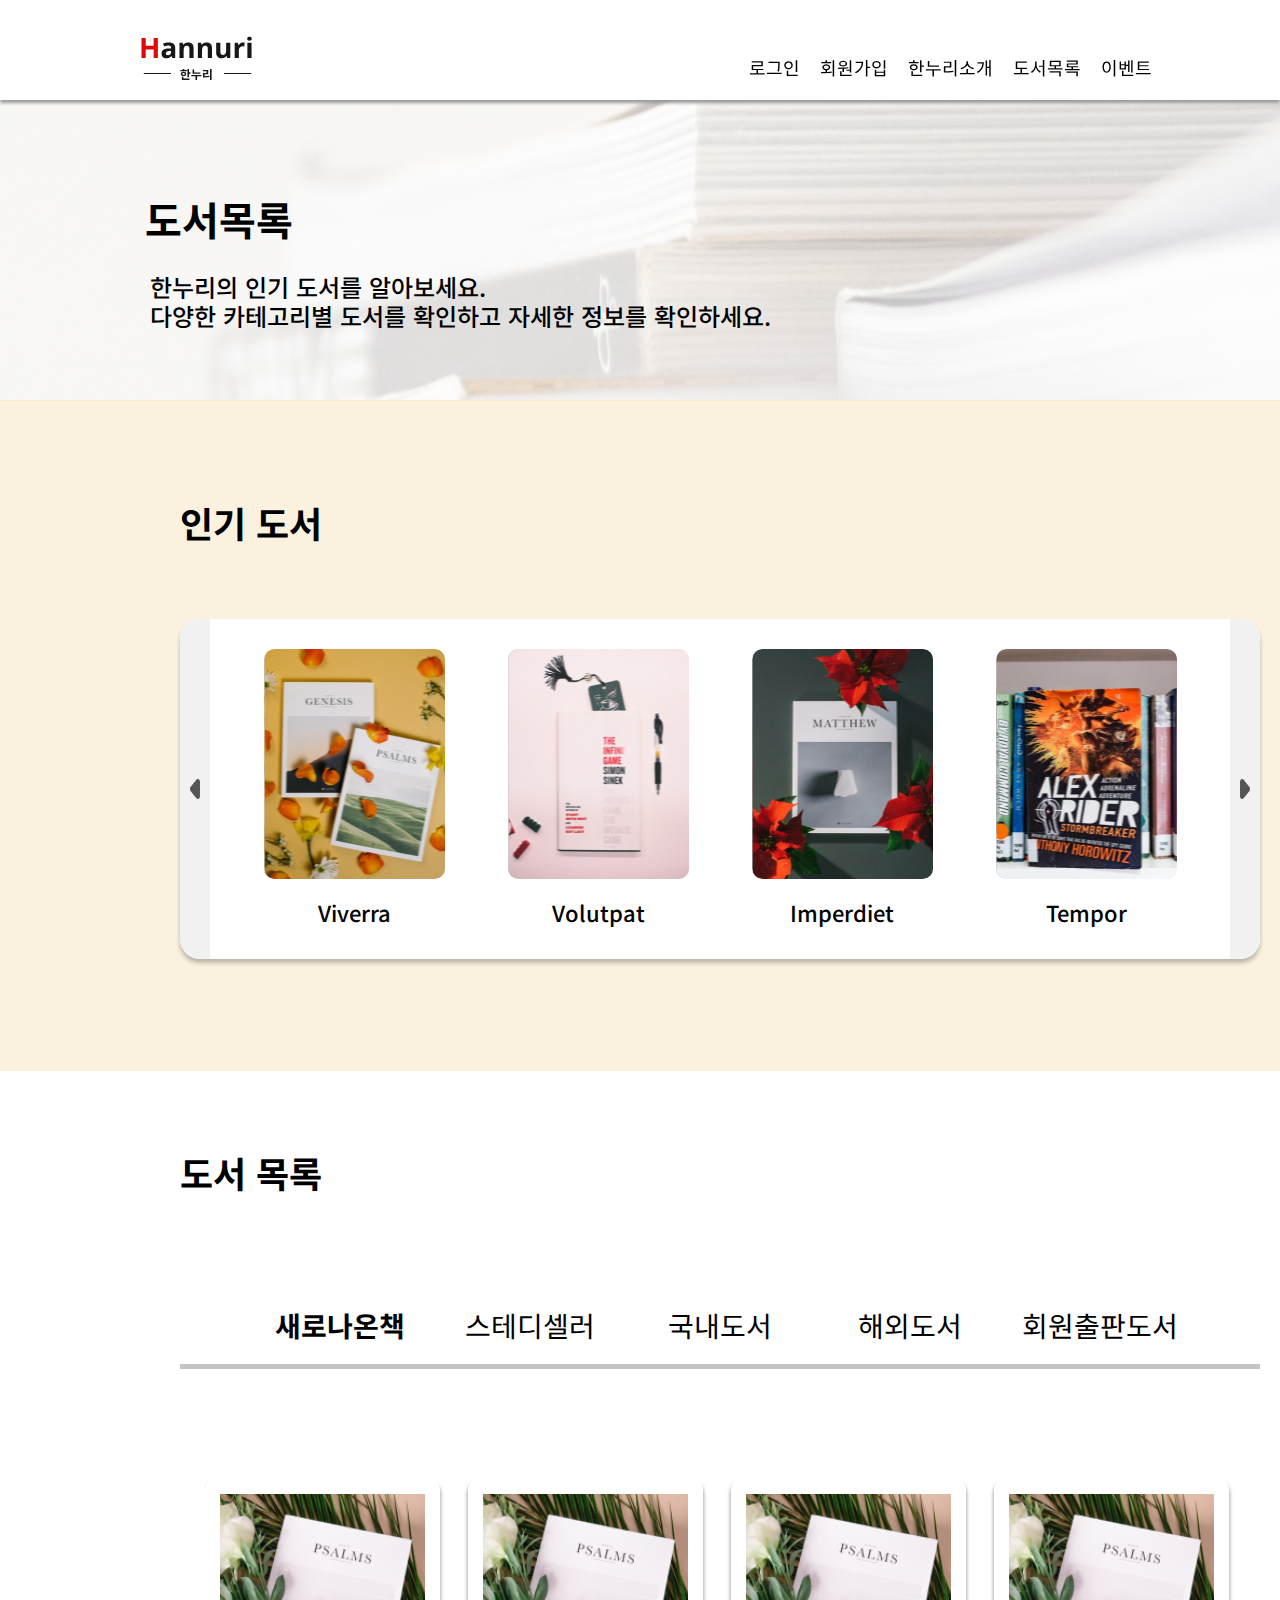
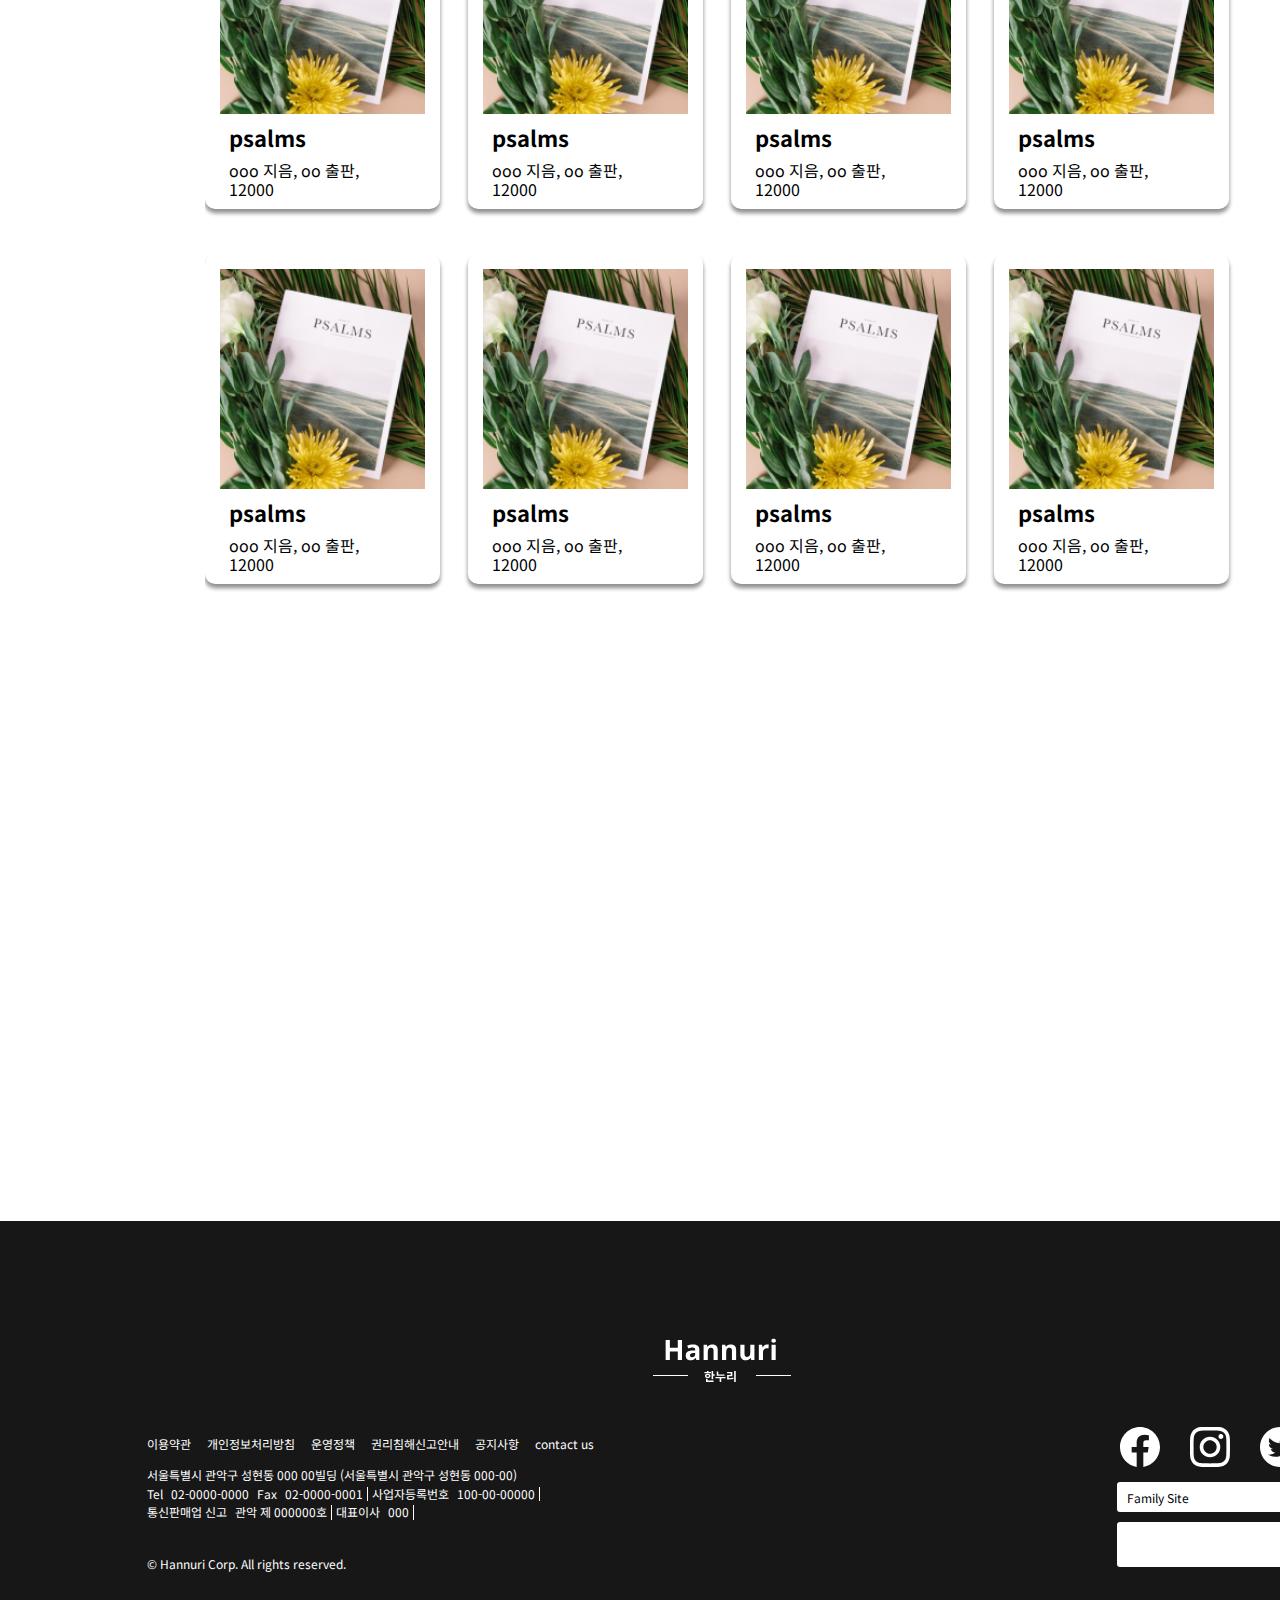
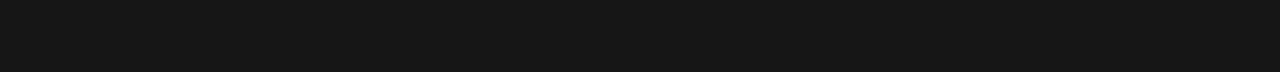
<file: html/booklist.html>
<!DOCTYPE html>
<!-- booklist.html -->
<html lang="ko-KR">
<head>
    <meta charset="UTF-8">
    <meta http-equiv="X-UA-Compatible" content="IE=edge">
    <meta name="viewport" content="width=device-width, initial-scale=1.0">

    <link rel="preconnect" href="https://fonts.googleapis.com">
    <link rel="preconnect" href="https://fonts.gstatic.com" crossorigin>
    <link rel="stylesheet" href="https://fonts.googleapis.com/css2?family=Noto+Sans+KR:wght@400;700&display=swap" >

    <link rel="stylesheet" href="../css/common/reset.css">
    <link rel="stylesheet" href="../css/common/common.css">
    <link rel="stylesheet" href="../css/src/booklist.css">
    <script src="../ie/modernizr-custom.js"></script>

    <title>booklist</title>
</head>
<body>


  <!-- layout -->
  <div id="wrap">
    <header id="headBox"></header>

    <div id="bannerBox">
      <div class="bannerBox_contents_area">
        <h2>도서목록</h2>
        <p>한누리의 인기 도서를 알아보세요. <br />
        다양한 카테고리별 도서를 확인하고 자세한 정보를 확인하세요.</p>
      </div>
    </div>

    <div id="slideBox">
      <div class="slideBox_wrap">
        <h2>인기 도서</h2>
        <div class="slideBox_slide_area">
        <button class="slideBox_nextBtn"></button>  
        <button class="slideBox_prevBtn"></button>  
          <div class="slideBox_slide_inner">
            <!-- js로 생성되는 영역 -->
          </div>
        </div>
      </div>  
    </div>

    <div id="contentBox">
      <div class="contentBox_wrap">
        <h2>도서 목록</h2>
        <div class="nav_wrap">
          <div class="nav_area">
            <ul class="clearfix">
              <li class="on"><a href="#">새로나온책</a></li>
              <li><a href="#">스테디셀러</a></li>
              <li><a href="#">국내도서</a></li>
              <li><a href="#">해외도서</a></li>
              <li><a href="#">회원출판도서</a></li>
            </ul>
          </div>
        </div>

        <div class="menu_cards_wrap">
          <ul class="clearfix">
            <!-- js로 생성되는 영역 -->
          </ul>
        </div>

        <div class="menu_indicator_wrap">
          <ul class="clearfix">
            <!-- js로 생성되는 영역 -->
            <!-- 
            <li class="on">
              <span class="blind">indicator_01</span>
              <a href="#"></a>
            </li>
            <li>
              <span class="blind">indicator_02</span>
              <a href="#"></a>
            </li>
            <li>
              <span class="blind">indicator_03</span>
              <a href="#"></a>
            </li> 
            -->
          </ul>
        </div>
      </div>  
    </div>

    <footer id="footBox"></footer>
  </div>

  
  <!-- javascript -->
  <script src="../js/common/jquery-3.6.0.min.js"></script>
  <script src="../js/common/jquery-ui.min.js"></script>
  <script src="../js/src/common_import.js"></script>
  <script src="../js/sub_page/booklist/desktop/booklist.js"></script>

</body>
</html>
</file>
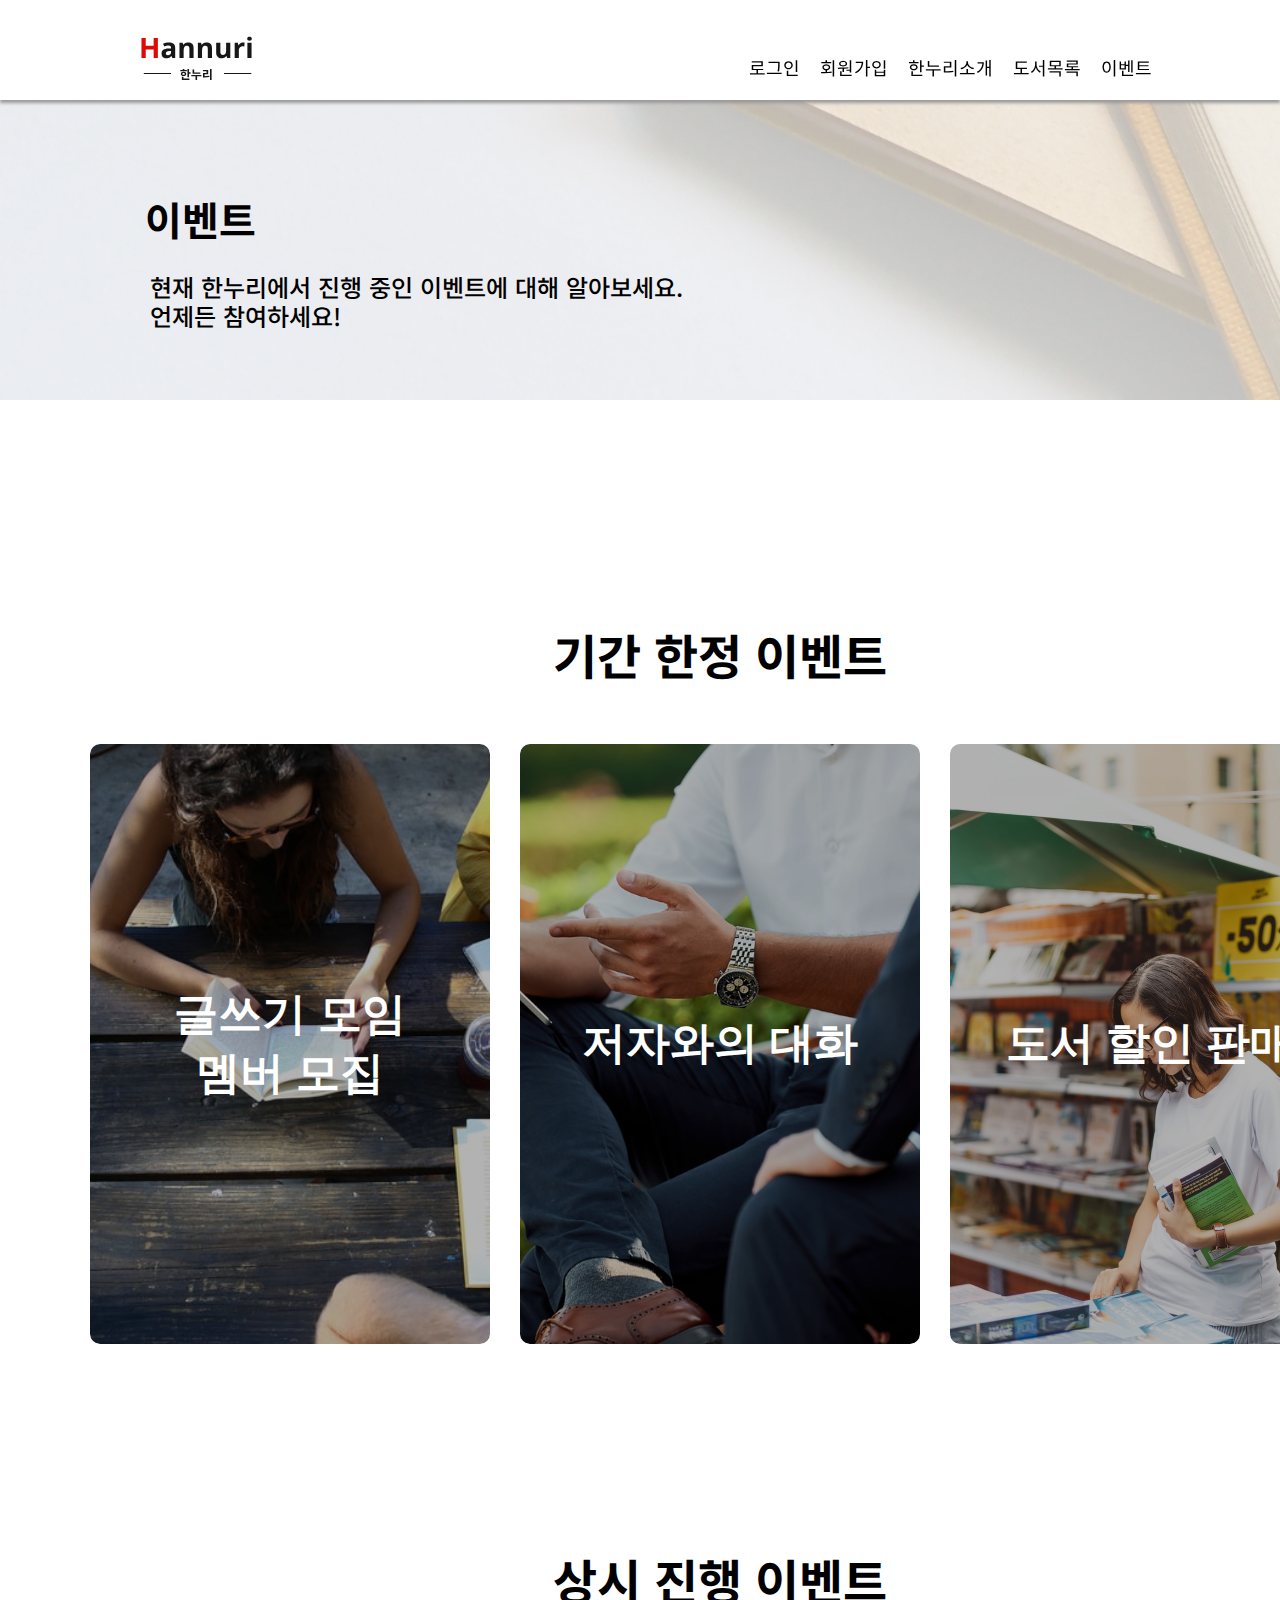
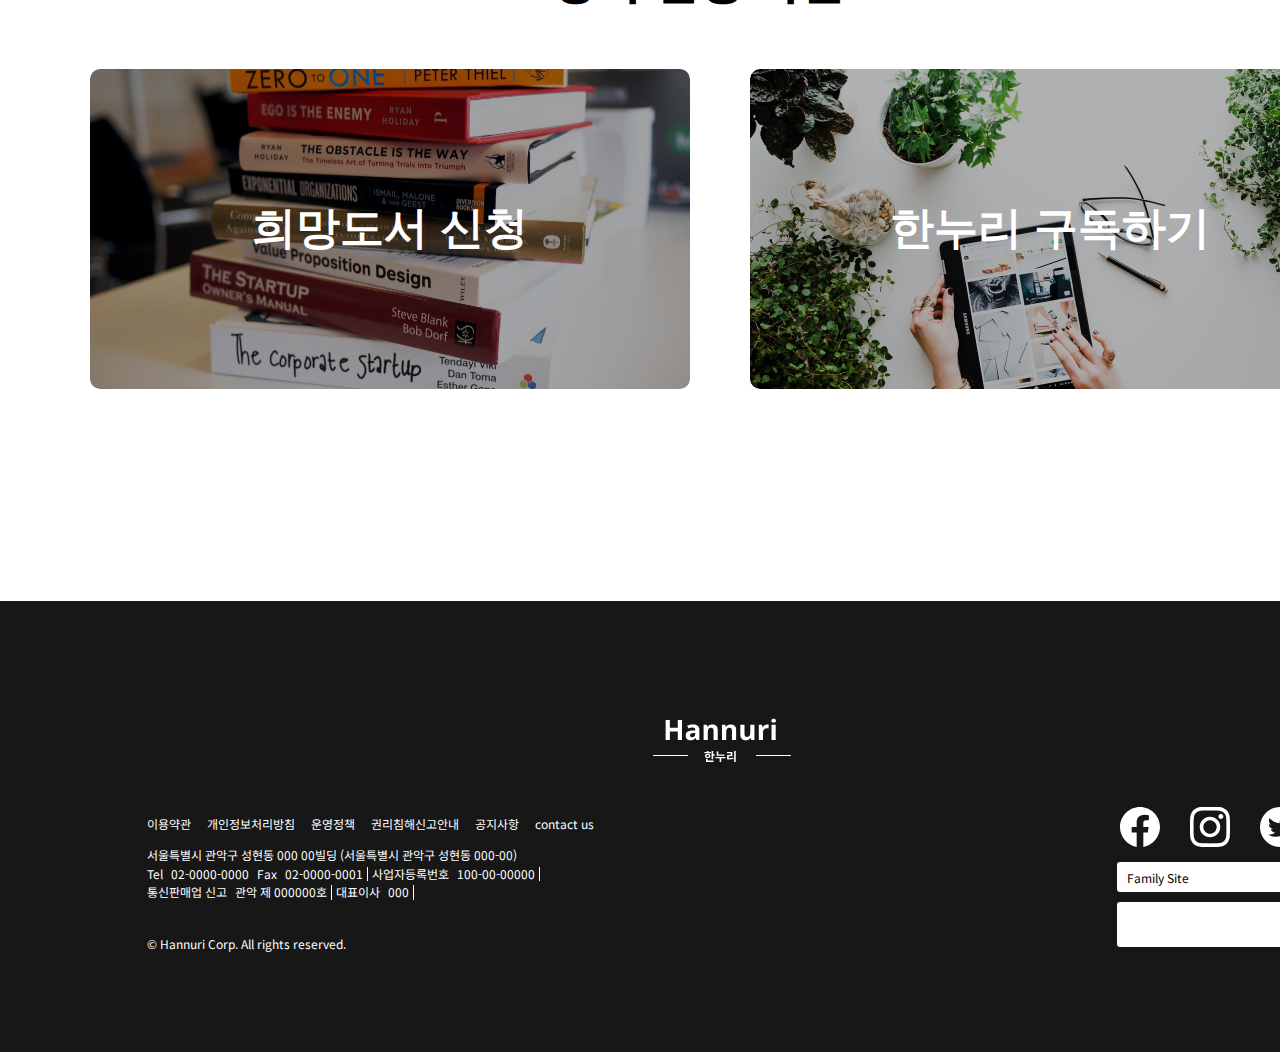
<file: html/event.html>
<!DOCTYPE html>
<!-- event.html -->
<html lang="ko-KR">
<head>
    <meta charset="UTF-8">
    <meta http-equiv="X-UA-Compatible" content="IE=edge">
    <meta name="viewport" content="width=device-width, initial-scale=1.0">

    <link rel="preconnect" href="https://fonts.googleapis.com">
    <link rel="preconnect" href="https://fonts.gstatic.com" crossorigin>
    <link rel="stylesheet" href="https://fonts.googleapis.com/css2?family=Noto+Sans+KR:wght@400;700&display=swap" >

    <link rel="stylesheet" href="../css/common/reset.css">
    <link rel="stylesheet" href="../css/common/common.css">
    <link rel="stylesheet" href="../css/src/event.css">
    <script src="../ie/modernizr-custom.js"></script>

    <title>event</title>
</head>
<body>


  <!-- layout -->
  <div id="wrap">
    <header id="headBox"></header>

    <div id="bannerBox">
      <div class="bannerBox_contents_area">
        <h2>이벤트</h2>
        <p>
          현재 한누리에서 진행 중인 이벤트에 대해 알아보세요. <br />
          언제든 참여하세요!
        </p>
      </div>
    </div>

    <div id="contentBox">
      <div class="contentBox_wrap">
        <div class="event_limit">
          <h2>기간 한정 이벤트</h2>
          <ul class="clearfix">
            <li class="event_01">
              <div class="img_area"><!-- 이미지 영역 -->
                <button type="button">글쓰기 모임<br /> 멤버 모집</button>
              </div>
            </li>
            <li class="event_02">
              <div class="img_area"><!-- 이미지 영역 -->
                <button type="button">저자와의 대화</button>
              </div>
            </li>
            <li class="event_03">
              <div class="img_area"><!-- 이미지 영역 -->
                <button type="button">도서 할인 판매</button>
              </div>
            </li>
          </ul>  
        </div>
        <div class="event_anytime">
          <h2>상시 진행 이벤트</h2>
          <ul class="clearfix">
            <li class="event_01">
              <div class="img_area"><!-- 이미지 영역 -->
                <button type="button">희망도서 신청</button>
              </div>
            </li>
            <li class="event_02">
              <div class="img_area"><!-- 이미지 영역 -->
                <button type="button">한누리 구독하기</button>
              </div>
            </li>
          </ul>
        </div>
      </div>
    </div>

    <div id="modalWindow">
      <!-- js로 생성되는 영역 -->
      <!-- 
      <div>
        <span class="blind">'+ id +'</span>
        <span class="blind">'+ event_type +'</span>
        <span class="blind">'+ event_type_id +'</span>
        <button class="modal_closebtn_title">
          <span class="blind">모달윈도우 상단 닫기버튼</span>
        </button>
        <div class="inner_title">
          <h2>'+ title +'</h2>
        </div>
        <div class="inner_contents">
          <p>'+ contents_01 +'</p>
          <div class="img_01"></div>
          <p>'+ contents_02 +'</p>
          <div class="img_02"></div>
          <p>'+ contents_03 +'</p>
        </div>
        <button class="modal_closebtn_contents">
          <span class="blind">모달윈도우 하단 닫기버튼</span>
          닫기
        </button>
      </div> 
    -->
    </div>

    <footer id="footBox"></footer>
  </div>
  
  <!-- javascript -->
  <script src="../js/common/jquery-3.6.0.min.js"></script>
  <script src="../js/common/jquery-ui.min.js"></script>
  <script src="../js/src/common_import.js"></script>
  <script src="../js/sub_page/event/desktop/event.js"></script>

</body>
</html>
</file>
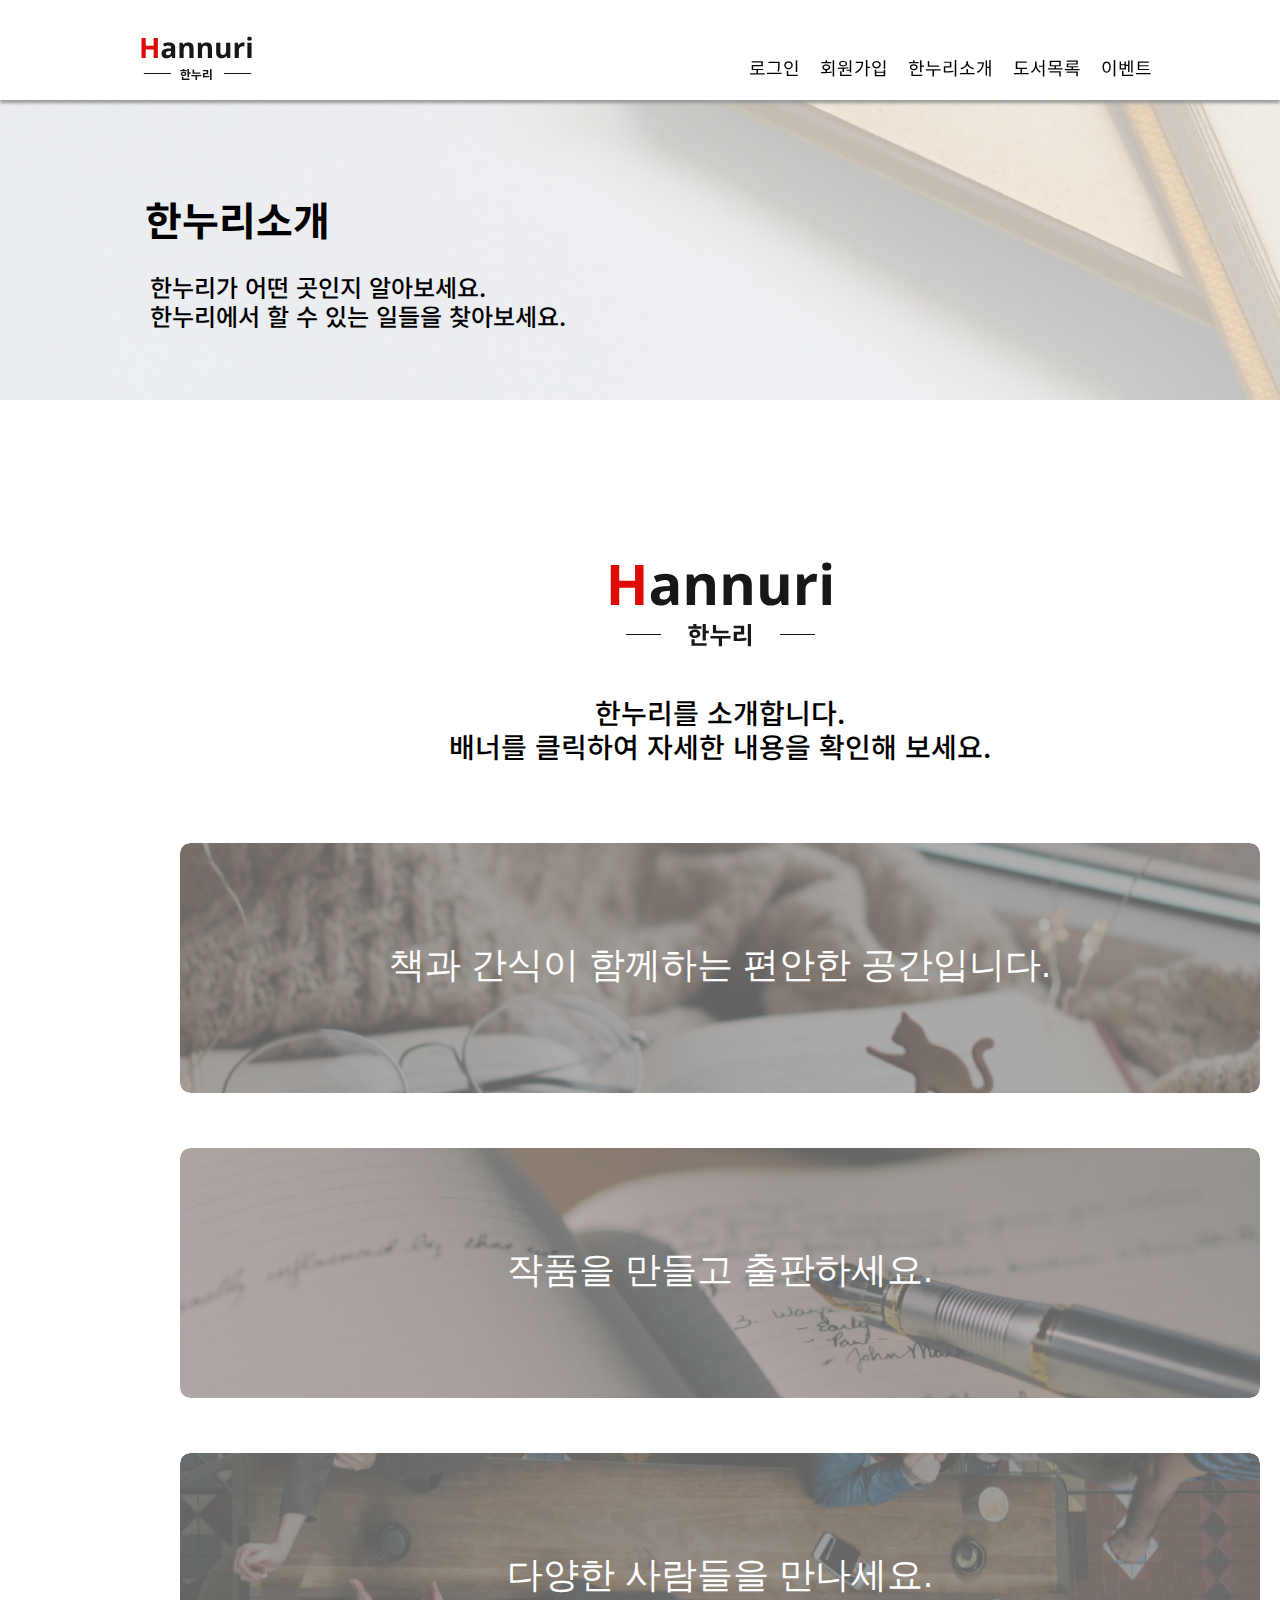
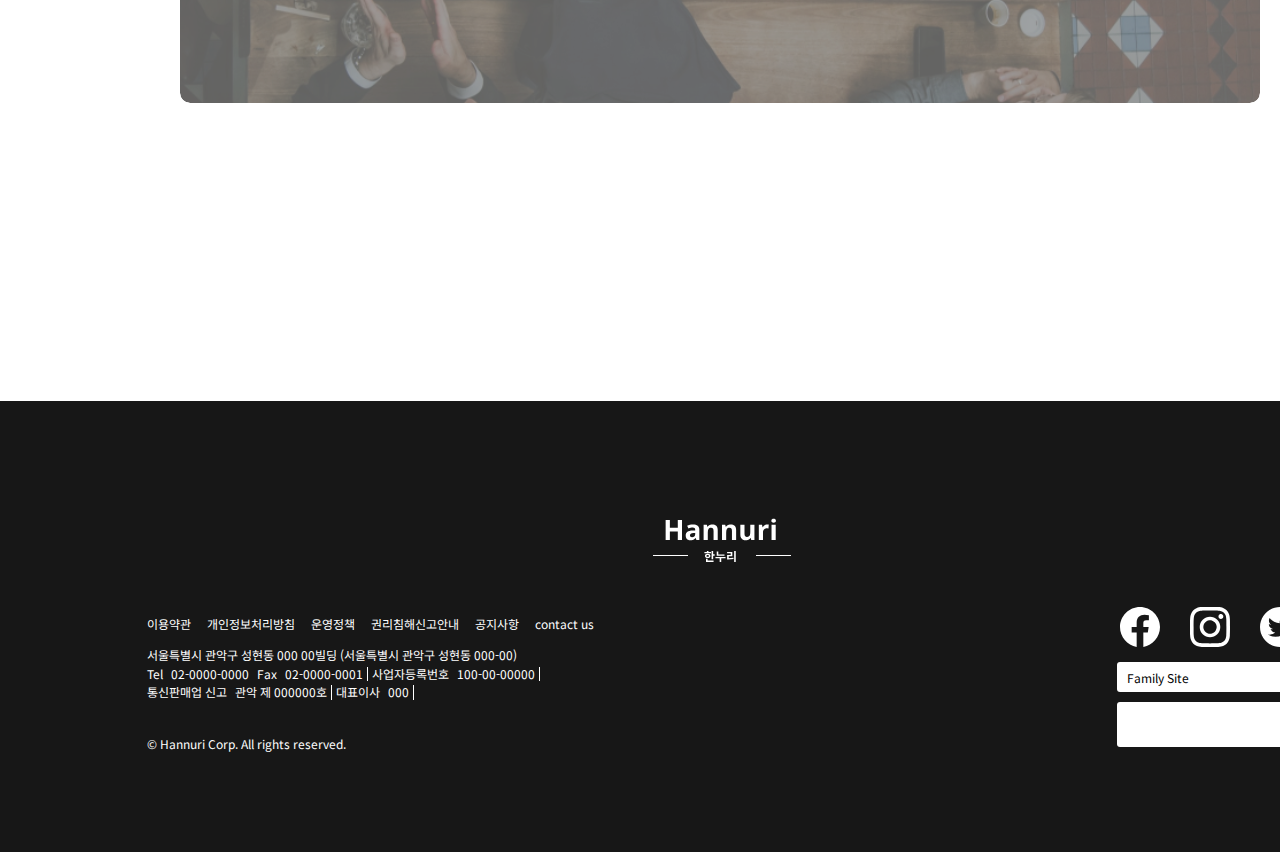
<file: html/intro.html>
<!DOCTYPE html>
<!-- intro.html -->
<html lang="ko-KR">
<head>
    <meta charset="UTF-8">
    <meta http-equiv="X-UA-Compatible" content="IE=edge">
    <meta name="viewport" content="width=device-width, initial-scale=1.0">

    <link rel="preconnect" href="https://fonts.googleapis.com">
    <link rel="preconnect" href="https://fonts.gstatic.com" crossorigin>
    <link rel="stylesheet" href="https://fonts.googleapis.com/css2?family=Noto+Sans+KR:wght@400;700&display=swap" >

    <link rel="stylesheet" href="../css/common/reset.css">
    <link rel="stylesheet" href="../css/common/common.css">
    <link rel="stylesheet" href="../css/src/intro.css">
    <script src="../ie/modernizr-custom.js"></script>

    <title>intro</title>
</head>
<body>


  <!-- layout -->
  <div id="wrap">
    <header id="headBox"></header>

    <div id="bannerBox">
      <div class="bannerBox_contents_area">
        <h2>한누리소개</h2>
        <p>한누리가 어떤 곳인지 알아보세요. <br />
        한누리에서 할 수 있는 일들을 찾아보세요.</p>
      </div>
    </div>

    <div id="contentBox">
      <div class="contentBox_logo"></div>
      <p>한누리를 소개합니다. <br />
      배너를 클릭하여 자세한 내용을 확인해 보세요.</p>

      <div class="contentBox_intro_area">
        <button class="intro_01">
          <div class="intro_01_image">
            <p>책과 간식이 함께하는 편안한 공간입니다.</p>
          </div>  
        </button>
        <button class="intro_02">
          <div class="intro_02_image">
            <p>작품을 만들고 출판하세요.</p>
          </div>  
        </button>
        <button class="intro_03">
          <div class="intro_03_image">
            <p>다양한 사람들을 만나세요.</p>
          </div>  
        </button>
      </div>  
    </div>

    <div id="modalWindow">
      <!-- js로 생성되는 영역 -->
    </div>

    <footer id="footBox"></footer>
  </div>
  
  <!-- javascript -->
  <script src="../js/common/jquery-3.6.0.min.js"></script>
  <script src="../js/common/jquery-ui.min.js"></script>
  <script src="../js/src/common_import.js"></script>
  <script src="../js/sub_page/intro/desktop/intro.js"></script>

</body>
</html>
</file>
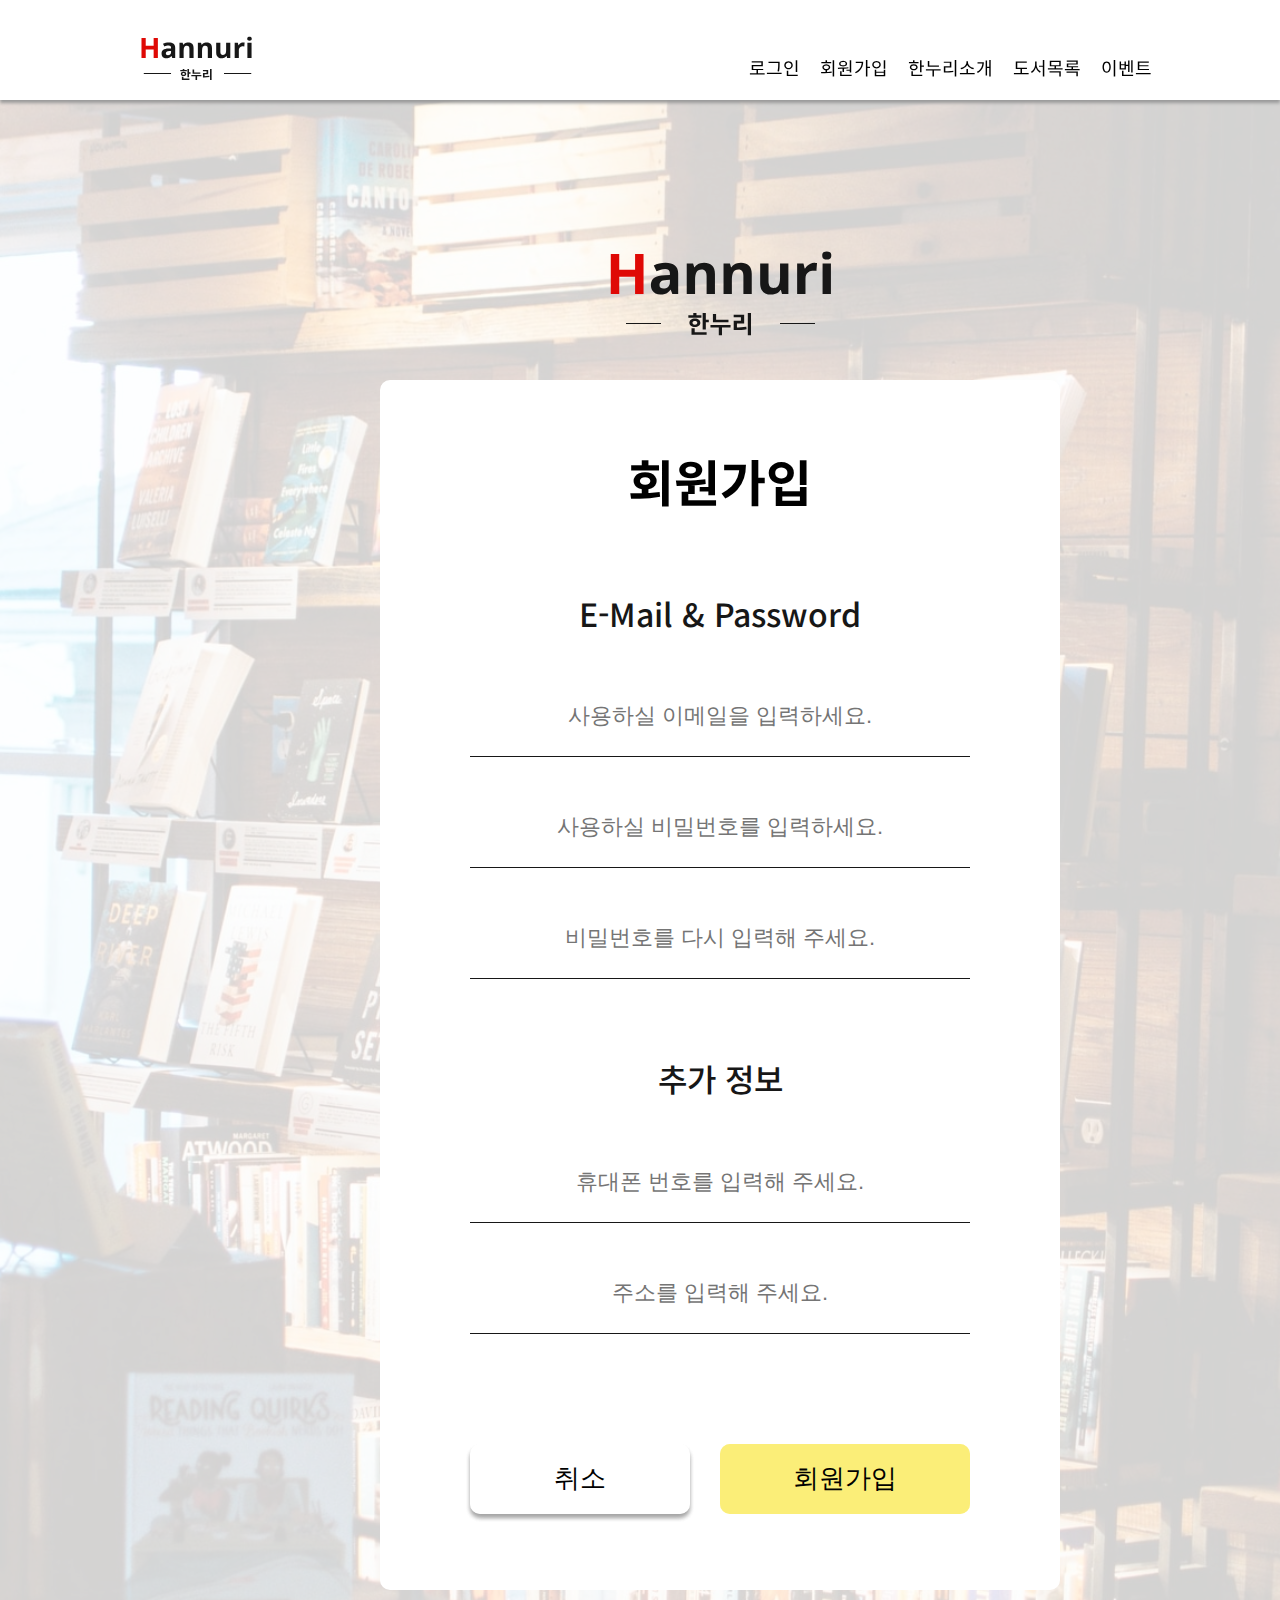
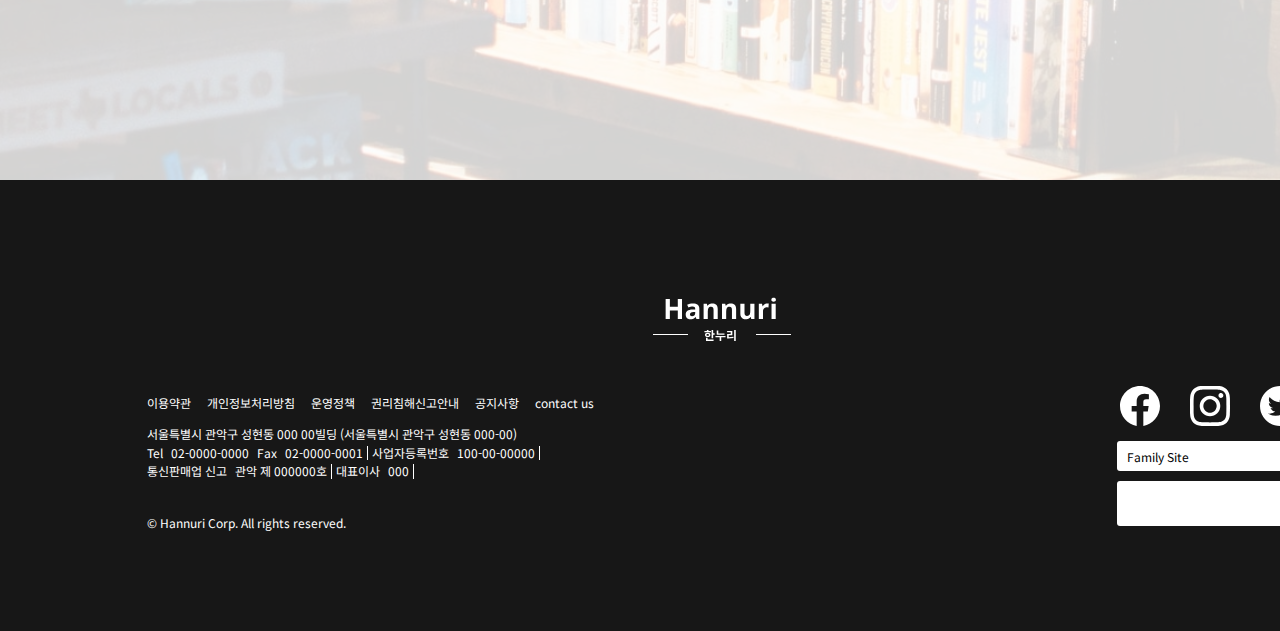
<file: html/join.html>
<!DOCTYPE html>
<!-- join.html -->
<html lang="ko-KR">
<head>
    <meta charset="UTF-8">
    <meta http-equiv="X-UA-Compatible" content="IE=edge">
    <meta name="viewport" content="width=device-width, initial-scale=1.0">

    <link rel="preconnect" href="https://fonts.googleapis.com">
    <link rel="preconnect" href="https://fonts.gstatic.com" crossorigin>
    <link rel="stylesheet" href="https://fonts.googleapis.com/css2?family=Noto+Sans+KR:wght@400;700&display=swap" >

    <link rel="stylesheet" href="../css/common/reset.css">
    <link rel="stylesheet" href="../css/common/common.css">
    <link rel="stylesheet" href="../css/src/join.css">
    <script src="../ie/modernizr-custom.js"></script>

    <title>join</title>
</head>
<body>
  <div id="wrap">
    <header id="headBox"></header>

    <div id="joinBox">
      <div class="joinBox_wrap">
      <div class="joinBox_logo"></div>
        <div class="joinBox_join_area">

          <h2 class="joinBox_title">회원가입</h2>
          <form action="#" method="POST">
            <fieldset class="joinBox_idpw">

              <legend>계정 생성</legend>
              <h3>e-mail &amp; password</h3>

              <div class="user_input">
                <label for="join_email">
                  <span class="blind">사용하실 이메일을 입력하세요.</span>
                </label>
                <input type="text" id="join_email" name="join_email" value="" placeholder="사용하실 이메일을 입력하세요." required />
              </div>

              <div class="user_input">
                <label for="join_password">
                  <span class="blind">사용하실 비밀번호를 입력하세요.</span>
                </label>
                <input type="password" id="join_password" name="join_password" value="" placeholder="사용하실 비밀번호를 입력하세요." required />
              </div>

              <div class="user_input">
                <label for="join_password_check">
                  <span class="blind">비밀번호를 다시 입력해 주세요.</span>
                </label>
                <input type="password" id="join_password_check" name="join_password_check" value="" placeholder="비밀번호를 다시 입력해 주세요." required />
              </div>

            </fieldset>
              

              
            <fieldset class="joinBox_etc">
              <legend>추가 정보</legend>
              <h3>추가 정보</h3>

              <div class="user_input">
                <label for="join_phone">
                  <span class="blind">휴대폰 번호를 입력해 주세요.</span>
                </label>
                <input type="tel" id="join_phone" name="join_phone" value="" placeholder="휴대폰 번호를 입력해 주세요." required />
              </div>

              <div class="user_input">
                <label for="join_address">
                  <span class="blind">주소를 입력해 주세요.</span>
                </label>
                <input type="text" id="join_address" name="join_address" value="" placeholder="주소를 입력해 주세요." />
              </div>

            </fieldset>



            <fieldset class="joinBox_buttons">
              <legend>회원가입 및 입력취소</legend>
              <div class="user_reset">
                <input type="reset" value="취소">
              </div>
              <div class="user_join">
                <input type="submit" value="회원가입">
              </div>
            </fieldset>
          </form>

        </div>
      </div>
    </div>

    <footer id="footBox"></footer>
  </div>  
  
  <!-- layout -->

  <!-- javascript -->
  <script src="../js/common/jquery-3.6.0.min.js"></script>
  <script src="../js/common/jquery-ui.min.js"></script>
  <script src="../js/src/common_import.js"></script>
  <script src="../js/sub_page/join/desktop/join.js"></script>

</body>
</html>
</file>
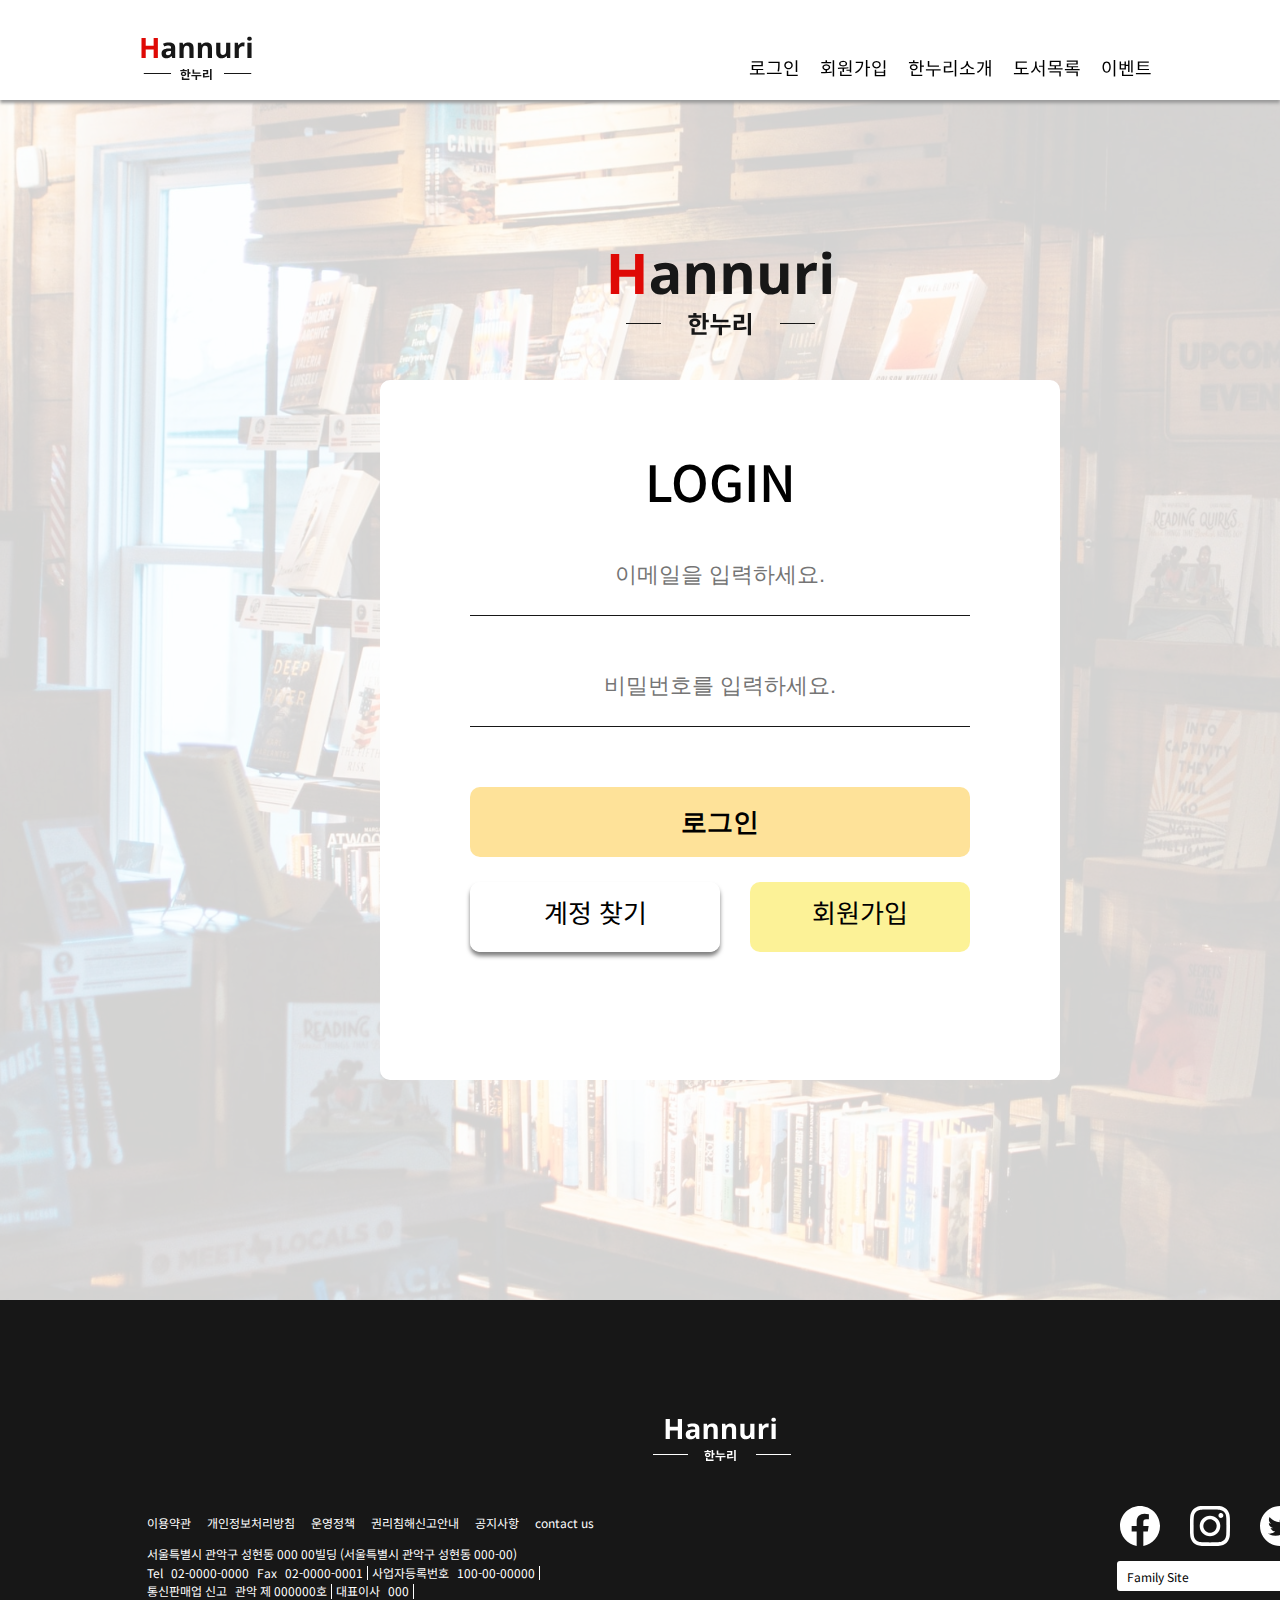
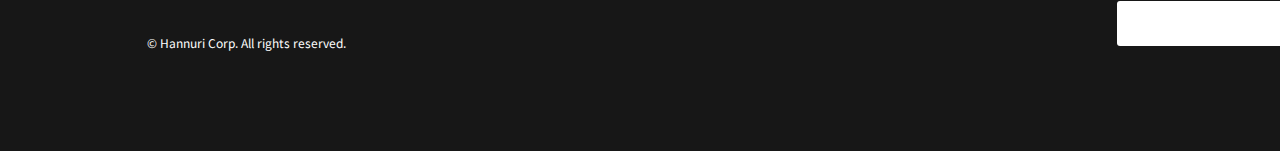
<file: html/login.html>
<!DOCTYPE html>
<!-- login.html -->
<html lang="ko-KR">
<head> 
    <meta charset="UTF-8">
    <meta http-equiv="X-UA-Compatible" content="IE=edge">
    <meta name="viewport" content="width=device-width, initial-scale=1.0">

    <link rel="preconnect" href="https://fonts.googleapis.com">
    <link rel="preconnect" href="https://fonts.gstatic.com" crossorigin>
    <link rel="stylesheet" href="https://fonts.googleapis.com/css2?family=Noto+Sans+KR:wght@400;700&display=swap" >

    <link rel="stylesheet" href="../css/common/reset.css">
    <link rel="stylesheet" href="../css/common/common.css">
    <link rel="stylesheet" href="../css/src/login.css">
    <script src="../ie/modernizr-custom.js"></script>

    <title>login</title>
</head>
<body>
  <div id="wrap">
    <header id="headBox"></header>

    <div id="loginBox">
      <div class="loginBox_wrap">
      <div class="loginBox_logo"></div>
        <div class="loginBox_login_area">
          <h2 class="loginBox_title">login</h2>
          <form action="#" method="POST"> 

            <fieldset class="loginBox_input">
              <legend>사용자 계정 입력</legend>

              <div class="user_input">
                <label for="user_email">
                  <span class="blind">계정 이메일주소를 입력하세요.</span>
                </label>
                <input type="text" id="user_email" name="user_email" value="" placeholder="이메일을 입력하세요." required />
              </div>

              <div class="user_input">
                <label for="user_password">
                  <span class="blind">비밀번호를 입력하세요.</span>
                </label>
                <input type="password" id="user_password" name="user_password" value="" placeholder="비밀번호를 입력하세요." required />
              </div>

            </fieldset>

            <fieldset>
              <legend>로그인</legend>
                <div class="user_login">
                  <input type="submit" value="로그인">
                </div>
            </fieldset>

          </form>

          <div class="loginBox_btn_etc">
            <div class="loginBox_searchId"><a href="#">계정 찾기</a></div>
            <div class="loginBox_join"><a href="./join.html">회원가입</a></div>
          </div>

        </div>
      </div>
    </div>

    <footer id="footBox"></footer>
  </div>  
  
  <!-- layout -->

  <!-- javascript -->
  <script src="../js/common/jquery-3.6.0.min.js"></script>
  <script src="../js/common/jquery-ui.min.js"></script>
  <script src="../js/src/common_import.js"></script>
  <script src="../js/sub_page/login/desktop/login.js"></script>

</body>
</html>
</file>
<file: css/common/common.css>
/*? common.css */
:root { font-size: 16px; }

.clearfix:after,
.clearfix::after { content: ""; display: block; width: 100%; height: 0; clear: both; }
/* 자식 요소가 float 처리되었을 때, 부모 요소가 높이를 갖지 못할 경우 높이를 갖도록 처리 */


.none { display: none; }


/** blind */
.blind_area a {
  display: block; width: 100%; height: 100%;
  background-repeat: no-repeat;
  background-position: 50% 50%;
}

.blind_area a > span,
.blind_area button > span,
.blind {
  display: block; position: absolute; z-index: -1;
  width: 0; height: 0;
  overflow: hidden;
}


/** layout */
#wrap {
  position: relative;
}
</file>
<file: css/src/booklist.css>
/* booklist.css */


#wrap {
  width: 100%; min-width: 90rem; overflow: auto;
}  

/*? headBox ---------------------------- */
#headBox { 
  position: fixed; top: 0;
  width: 100%;
  min-width: 64rem; height: 6.25rem; 
  background-color: #fff;
  box-shadow: 0 0.2rem 0.2rem #999;
  z-index: 2000;
}

.headBox_wrap {
  width: 85%; 
  height: 6.25rem;
  max-width: 93.75rem;
  margin: auto;
}

.headbox_logo {
  float: left;
  width: 121px; height: 85px;
  margin-left: 40px; margin-top: 5px;
  background-image: url("../../img/main_page/03_laptop/01_headbox/hannuri_logo.png");
  background-image: url("../../img/main_page/03_laptop/01_headbox/hannuri_logo.svg");
  background-size: contain;
  background-repeat: no-repeat;
  background-position: 50% 50%;
}

  .headbox_logo a {
    display: block;
    width: 121px; height: 85px;
  }


/* 네비게이션 영역 */
.navBox { 
  float: right; 
  margin-top: 1.5625rem; margin-right: 0.75rem;
  width: auto; height: 1.125rem; 
}
.nav_contents li {
  float: left;
  padding-top: 1rem; padding-bottom: 1rem;
  margin-right: 1.25rem; font-size: 1.125rem; 
}



/*? bannerBox ---------------------------- */
#bannerBox {
  width: auto; height: 18.75rem;
  padding-top: 6.25rem;
  background-image: url("../../img/booklist_page/banner.png");
  background-image: url("../../img/booklist_page/banner.svg");
  background-size: cover;
  background-repeat: no-repeat;
  background-position: 50% 50%;
}

.bannerBox_contents_area {
  padding-top: 5.9375rem;
  width: 90rem; height: 100%;
  margin: auto;
  box-sizing: border-box;
}

#bannerBox h2 { 
  margin-left: 9.0625rem; margin-bottom: 1.875rem; 
  font-size: 2.5rem; font-weight: 700;
}
#bannerBox p { 
  margin-left: 9.375rem; 
  font-size: 1.5rem; font-weight: 500; 
}



/*? slideBox ---------------------------- */
#slideBox {
  width: auto; height: 670px;
  background-color: rgba(245, 230, 190, 0.5);
  border-top: 1px solid rgba(245, 230, 190, 0.5); /** h2의 margin-top이 contentBox까지 끌어내리는 현상을 방지하기 위해 테두리 설정 */
}

.slideBox_wrap {
  padding-top: 6.25rem;
  width: 90rem; height: 100%;
  margin: auto;
  box-sizing: border-box;
}

.slideBox_wrap h2 {
  font-size: 2.25rem; font-weight: 700;
  margin-left: 11.25rem; margin-bottom: 4.6875rem;
}


/* 슬라이드 내용 */
/** 슬라이드 내부 박스 */
.slideBox_slide_area {
  position: relative;
  margin-left: 11.25rem; margin-right: 11.25rem; margin-top: 4.6875rem;
  padding-left: 30px; padding-right: 30px;
  box-sizing: border-box;
  width: 67.5rem; height: 21.25rem;
  background-color: #fff;
  border-radius: 1.25rem;
  box-shadow: 0rem 0.25rem 0.25rem rgba(0, 0, 0, 0.25);
  overflow: hidden;
}

.slideBox_slide_inner {
  width: 106.75rem; height: 100%; background-color: #fff;
  border-radius: 1.875rem;
}

/** 슬라이드 카드 */
.slideBox_slide_inner > div {
  float: left;
  margin-top: 1.25rem;
  margin-left: 2.75rem; 
  width: 12.5rem; height: 18.75rem; 
}

.slideBox_slide_inner > div > .card_image {
  margin-top: 0.625rem; margin-left: 0.625rem; margin-right: 0.625rem;
  width: 11.3125rem; height: 14.375rem; border-radius: 0.625rem;
  background-color: #ccc;
}
.slideBox_slide_inner > div > .card_title {
  margin-top: 1.25rem;
  font-size: 1.375rem; font-weight: 500;
  text-transform: capitalize;
  text-align: center;
}



/** 슬라이드 버튼 */
.slideBox_nextBtn {
  position: absolute; right: 0;
  width: 1.875rem; height: 21.25rem;
  background-image: url("../../img/booklist_page/slideBox_nextbtn.png");
  background-image: url("../../img/booklist_page/slideBox_nextbtn.svg");
  background-size: cover;
  background-repeat: no-repeat;
  background-position: 50% 50%;
  cursor: pointer;
}

/* .slideBox_nextBtn:hover {
  background-image: url("../../img/booklist_page/slideBox_nextbtn_hover.png");
  background-image: url("../../img/booklist_page/slideBox_nextbtn_hover.svg");
  background-size: cover;
  background-repeat: no-repeat;
  background-position: 50% 50%;
} */

.slideBox_prevBtn {
  position: absolute; left: 0;
  width: 1.875rem; height: 21.25rem;
  background-image: url("../../img/booklist_page/slideBox_prevbtn.png");
  background-image: url("../../img/booklist_page/slideBox_prevbtn.svg");
  background-size: cover;
  background-repeat: no-repeat;
  background-position: 50% 50%;
  cursor: pointer;
}

/* .slideBox_prevBtn:hover {
  background-image: url("../../img/booklist_page/slideBox_prevbtn_hover.png");
  background-image: url("../../img/booklist_page/slideBox_prevbtn_hover.svg");
  background-size: cover;
  background-repeat: no-repeat;
  background-position: 50% 50%;
} */


/*? contentBox ---------------------------- */
#contentBox {
  width: auto; height: 109.375rem;
  background-color: #fff;
  padding-top: 5rem; box-sizing: border-box;
}

.contentBox_wrap {
  width: 90rem; height: 100%;
  margin: auto;
}

#contentBox h2 {
  margin-left: 11.25rem; margin-bottom: 7.1875rem;
  font-size: 2.25rem; font-weight: 700;
}


/* 내비게이션 */
.nav_wrap { width: 1080px; height: 60px; margin: auto; }
.nav_area { border-bottom: 5px solid #c4c4c4; }
.nav_area ul { width: 920px; margin: auto; }
.nav_area li, .nav_area li > a {
  float: left;
  width: 160px; height: 40px; margin-bottom: 15px;
  margin-right: 30px;
  font-size: 28px; text-align: center;
}
.nav_area li:last-child { margin-right: 0;}
.nav_area li.on > a { font-weight: 700; }


/* 카드 영역 */
/** 카드 영역 레이아웃 */
.menu_cards_wrap {
  width: 64.375rem; height: 67.8125rem;
  /* box-sizing: border-box; */
  margin: auto; margin-top: 110px; margin-bottom: 70px;
  overflow: hidden;
}

.menu_cards_wrap > ul {
  /* margin-top: 110px;  */
  /* margin-bottom: 30px; */
  /* transform: translateY(-1085px); */
}


/** 개별 카드 */
.menu_cards_wrap li {
  float: left;
  width: 14.6875rem; height: 20.625rem; 
  margin-right: 1.75rem; margin-bottom: 45px;
  border-radius: 0.625rem;
  box-shadow: 0rem 0.25rem 0.25rem rgba(0, 0, 0, 0.25);
}

.menu_cards_wrap li:nth-child(4n) { margin-right: 0; }

.menu_cards_wrap .card_image {
  margin-top: 15px; margin-bottom: 10px;
  margin-left: 15px; margin-right: 15px;
  width: 205px; height: 220px; 
  background-image: url("../../img/booklist_page/sample_book_image_new.png");
  background-image: url("../../img/booklist_page/sample_book_image_new.svg");
  background-size: cover;
  background-repeat: no-repeat;
  background-position: 50% 50%;
}

.menu_cards_wrap .card_title {
  margin-left: 24px; margin-bottom: 10px;
  font-size: 22px; font-weight: 700;
}
.menu_cards_wrap .card_info {
  margin-left: 24px; font-size: 16px;
}



/* 인디케이터 */
.menu_indicator_wrap {
  width: 380px; height: 50px;
  margin: auto;
}

.menu_indicator_wrap > ul {
  display: block;
  width: auto; margin: auto;
}

.menu_indicator_wrap li,
.menu_indicator_wrap li > a  {
  float: left;
  width: 50px; height: 50px; border-radius: 100%;
  margin-right: 60px;
  text-align: center;
}

.menu_indicator_wrap li > a { background-color: #ccc; }

.menu_indicator_wrap li.on > a {
  background-color: rgba(254, 213, 109, 1);

}

.menu_indicator_wrap li:last-child, 
.menu_indicator_wrap li:last-child > a
{ margin-right: 0; }




/*? footBox ---------------------------- */
#footBox {
  position: relative;
  width: 100%;
  min-width: 20rem; height: 28.125rem;
  background-color: #171717;
  border-top: 1px solid #171717;
}

.footBox_wrap {
  position: relative;
  width: 85%; height: 28.125rem;
  max-width: 93.75rem;
  margin: auto; padding-top: 5.3125rem;
  box-sizing: border-box;
}

.footBox_logo {
  width: 9.6875rem; height: 5.3125rem; 
  margin: auto; 
  /* margin-top: 5.3125rem;  */
  margin-bottom: 2.1875rem;
  background-image: url("../../img/main_page/01_smartphone/06_footbox/hannuri_logo_footbox.png");
  background-image: url("../../img/main_page/01_smartphone/06_footbox/hannuri_logo_footbox.svg");
  background-size: contain;
  background-repeat: no-repeat;
  background-position: 50% 50%;
}


/** info 박스 --------------------- */
.footBox_info {
  position: absolute; top: 13.4375rem; left: 2.1875rem;
  width: 33.75rem; height: 8.75rem;
}

  .footBox_info_nav { height: 1.875rem; }
  .footBox_info_nav li {
    float: left; 
    font-size: 0.75rem; color: #fff;
    margin-right: 1rem;
  }
  .footBox_info_nav li:first-child { margin-left: 0.25rem; }

  .footBox_info_detail { width: 25rem; height: 3.125rem; }
  .footBox_info_detail address {
    font-size: 0.75rem; color: #fff;
    padding-left: 0.25rem; padding-right: 0.25rem;
    margin-bottom: 0.25rem;
  }
  .footBox_info_detail dt,
  .footBox_info_detail dd { 
    float: left; 
    font-size: 0.75rem; color: #fff;
    padding-left: 0.25rem; padding-right: 0.25rem;
    margin-bottom: 0.25rem;
    text-transform: capitalize;
  }

  .footBox_info_detail dd { border-right: 0.0625rem solid #fff; }
  .footBox_info_detail dd:first-of-type { border-right: 0 }


/** 사이드박스 ---------------------- */
.footBox_side {  
  float: right; margin-right: 1.875rem;
}

/* SNS */
.footBox_sns_wrap {
  width: 11.25rem; height: auto; 
  margin: auto; margin-bottom: 0.9375rem;
}

  .footBox_sns_wrap li,
  .footBox_sns_wrap li a {
    display: block; float: left;
    width: 2.5rem; height: 2.5rem; margin-right: 1.875rem;
    /* background-color: #ccc;  */
  }

  .footBox_sns_wrap li:nth-child(1) {
    background-image: url("../../img/main_page/01_smartphone/06_footbox/facebook.png");
    background-image: url("../../img/main_page/01_smartphone/06_footbox/facebook.svg");
    background-size: contain;
    background-repeat: no-repeat;
    background-position: 50% 50%;
  }
  .footBox_sns_wrap li:nth-child(2) {
    background-image: url("../../img/main_page/01_smartphone/06_footbox/instagram.png");
    background-image: url("../../img/main_page/01_smartphone/06_footbox/instagram.svg");
    background-size: contain;
    background-repeat: no-repeat;
    background-position: 50% 50%;
  }
  .footBox_sns_wrap li:last-child { 
    background-image: url("../../img/main_page/01_smartphone/06_footbox/twitter.png");
    background-image: url("../../img/main_page/01_smartphone/06_footbox/twitter.svg");
    background-size: contain;
    background-repeat: no-repeat;
    background-position: 50% 50%;
    margin-right: 0; 
  }


/* 패밀리사이트 & bottom box */
.footBox_family_site {
  margin: auto; margin-bottom: 0.625rem;
  width: 11.5625rem; height: 1.875rem;
  border-radius: 0.1875rem;
  background-color: #fff;
}
  .footBox_family_site p {
    font-size: 0.75rem; padding-top: 0.5625rem;
    margin-left: 0.625rem;
    text-transform: capitalize;
  }
.footBox_bottom_smallbox {
  margin: auto; 
  width: 11.5625rem; height: 2.8125rem;
  border-radius: 0.1875rem;
  background-color: #fff;
  margin-bottom: 3.75rem;
}


/* rights */
.footBox_rights { 
  position: absolute; top: 20.9375rem; left: 2.4375rem;
  width: 12.6875rem; height: 0.75rem;  }
.footBox_rights p {
  font-size: 0.75rem; color: #fff;
}
</file>
<file: css/src/event.css>
/* event.css */


#wrap {
  position: relative;
  width: 100%; min-width: 90rem; overflow: auto;
}  

/*? headBox ---------------------------- */
#headBox { 
  position: fixed; top: 0;
  width: 100%;
  min-width: 64rem; height: 6.25rem; 
  background-color: #fff;
  box-shadow: 0 0.2rem 0.2rem #999;
  z-index: 2000;
}

.headBox_wrap {
  width: 85%; height: 6.25rem;
  max-width: 93.75rem;
  margin: auto;
}

.headbox_logo {
  float: left;
  width: 121px; height: 85px;
  margin-left: 40px; margin-top: 5px;
  background-image: url("../../img/main_page/03_laptop/01_headbox/hannuri_logo.png");
  background-image: url("../../img/main_page/03_laptop/01_headbox/hannuri_logo.svg");
  background-size: contain;
  background-repeat: no-repeat;
  background-position: 50% 50%;
}

  .headbox_logo a {
    display: block;
    width: 121px; height: 85px;
  }


/* 네비게이션 영역 */
.navBox { 
  float: right; 
  margin-top: 1.5625rem; margin-right: 0.75rem;
  width: auto; height: 1.125rem; 
}
.nav_contents li {
  float: left;
  padding-top: 1rem; padding-bottom: 1rem;
  margin-right: 1.25rem; font-size: 1.125rem; 
}



/*? bannerBox ---------------------------- */
#bannerBox {
  width: auto; height: 18.75rem;
  padding-top: 6.25rem;
  background-image: url("../../img/intro_page/banner.png");
  background-image: url("../../img/intro_page/banner.svg");
  background-size: cover;
  background-repeat: no-repeat;
  background-position: 50% 50%;
}

.bannerBox_contents_area {
  padding-top: 5.9375rem;
  width: 90rem; height: 100%;
  margin: auto;
  box-sizing: border-box;
}

#bannerBox h2 { 
  margin-left: 9.0625rem; margin-bottom: 1.875rem; 
  font-size: 2.5rem; font-weight: 700;
}
#bannerBox p { 
  margin-left: 9.375rem; 
  font-size: 1.5rem; font-weight: 500; 
}


/*? contentBox ---------------------------- */
#contentBox {
  width: auto; height: 112.5rem;
  background-color: #fff;
  border-top: 1px solid #fff; /** 로고의 margin-top이 contentBox까지 끌어내리는 현상을 방지하기 위해 테두리 설정 */
}

.contentBox_wrap {
  width: 90rem; height: 100%;
  margin: auto;
}

.event_limit { 
  width: 90rem; height: 67.5rem;
  padding-top: 14.0625rem; box-sizing: border-box;
}
.event_anytime { 
  width: 90rem; height: 45rem;
}


/* 기간 한정 이벤트 */
/** 공통 영역 (텍스트 디자인, 레이아웃) */
.event_limit h2 {
  margin-bottom: 3.75rem;
  font-size: 3rem; font-weight: 700;
  text-align: center;
}

.event_limit ul {
  width: 78.75rem; height: auto; margin: auto;
}
.event_limit li {
  position: relative;
  display: block; float: left;
  width: 25rem; height: 37.5rem; 
  margin-right: 1.875rem;
  border-radius: 0.625rem;
  background-color: #ccc;
  overflow: hidden;
}
.event_limit li button {
  position: absolute;
  top: 0; bottom: 0; left: 0; right: 0; 
  width: 25rem; height: 37.5rem;
  font-size: 2.75rem; font-weight: 700; text-align: center;
  color: #fff;
  text-decoration: none;
}
.event_limit li > div {
  width: 100%; height: 100%;
  transition: 300ms ease-in;
}
.event_limit li > div:hover {
  transform: scale(1.2, 1.2);
}
.event_limit li:last-child { margin-right: 0; }


/** 개별 영역 (이미지) */
.event_limit .event_01 > div {
  background-image: url("../../img/event_page/event_limit_01_img.png");
  background-image: url("../../img/event_page/event_limit_01_img.svg");
  background-repeat: no-repeat;
  background-position: 50% 50%;
  background-size: cover;
}
.event_limit .event_02 > div {
  background-image: url("../../img/event_page/event_limit_02_img.png");
  background-image: url("../../img/event_page/event_limit_02_img.svg");
  background-repeat: no-repeat;
  background-position: 50% 50%;
  background-size: cover;
}
.event_limit .event_03 > div {
  background-image: url("../../img/event_page/event_limit_03_img.png");
  background-image: url("../../img/event_page/event_limit_03_img.svg");
  background-repeat: no-repeat;
  background-position: 50% 50%;
  background-size: cover;
}



/* 상시 진행 이벤트 */
/** 공통 영역 (텍스트 디자인, 레이아웃) */
.event_anytime h2 {
  margin-top: 4.375rem;  margin-bottom: 3.75rem;
  font-size: 3rem; font-weight: 700;
  text-align: center;
}

.event_anytime ul {
  width: 78.75rem; height: auto; margin: auto;
}
.event_anytime li {
  display: block; float: left;
  width: 37.5rem; height: 20rem; 
  margin-right: 3.75rem;
  border-radius: 0.625rem;
  background-color: #ccc;
  overflow: hidden;
}
.event_anytime li button { 
  width: 100%; height: 100%;
  font-size: 2.75rem; font-weight: 700; text-align: center;
  color: #fff;
  text-decoration: none; 
}
.event_anytime li > div {
  width: 100%; height: 100%;
  transition: 300ms ease-in;
}
.event_anytime li > div:hover {
  transform: scale(1.2, 1.2);
}
.event_anytime li > div {
  width: 100%; height: 100%;
}
.event_anytime li:last-child { margin-right: 0; }


/** 개별 영역 (이미지) */
.event_anytime .event_01 > div {
  background-image: url("../../img/event_page/event_anytime_01_img.png");
  background-image: url("../../img/event_page/event_anytime_01_img.svg");
  background-repeat: no-repeat;
  background-position: 50% 50%;
  background-size: cover;
}
.event_anytime .event_02 > div {
  background-image: url("../../img/event_page/event_anytime_02_img.png");
  background-image: url("../../img/event_page/event_anytime_02_img.svg");
  background-repeat: no-repeat;
  background-position: 50% 50%;
  background-size: cover;
}


/*? modalWindow ---------------------------- */
/* 레이아웃 */
#modalWindow {
  display: none;
  position: absolute;
  top: 0; bottom: 0; left: 0; right: 0;
  width: 100%; height: 100%;
  background-color: rgba(0,0,0,0.3);
  z-index: 3000;
}

#modalWindow > div {
  display: none;
  position: fixed;
  top: 50%; left: 50%;
  transform: translate(-50%, -50%);
  width: 1280px; height: 60%;
  background-color: #fff;
  border-radius: 10px;
  overflow: auto;
}


/* 제목 부분 */
.modal_closebtn_title {
  position: absolute;
  top: 2.5rem; right: 3.4375rem;
  width: 3.125rem; height: 3.125rem;
  background-image: url("../../img/event_page/modal_big_closebtn.png");
  background-image: url("../../img/event_page/modal_big_closebtn.svg");
  background-repeat: no-repeat;
  background-position: 50% 50%;
  background-size: cover;
}

.inner_title {
  width: 70rem; height: 11.5625rem; margin: auto;
  border-bottom: 0.125rem solid #171717;
}
.inner_title > h2 {
  padding-top: 4.25rem;
  font-size: 2.5rem; font-weight: 700;
  text-align: center;
}


/* 내용 부분 */
.inner_contents { width: 65rem; margin: auto; }
.inner_contents > p:nth-of-type(1), 
.inner_contents > p:nth-of-type(2) {
  width: 65rem; height: auto;
  margin-top: 3.75rem; margin-bottom: 3.75rem;
  font-size: 1.75rem;
  line-height: 180%;
}
.inner_contents > p:nth-of-type(3) {
  float: right;
  width: 27.5rem; height: 520px;
  font-size: 1.75rem; line-height: 180%;
  margin-bottom: 6.875rem;
  padding-top: 2.8125rem; padding-bottom: 2.8125rem;
  box-sizing: border-box;
  overflow: auto;
}

.inner_contents > div:nth-of-type(1){
  width: 65rem; height: 34.375rem; border-radius: 0.625rem;
  background-color: #eee;
}
.inner_contents > div:nth-of-type(2){
  float: left;
  width: 32.5rem; height: 32.5rem; border-radius: 0.625rem;
  margin-right: 3.75rem;
  background-color: #eee;
  margin-bottom: 110px;
}

.modal_closebtn_contents {
  display: block;
  margin: auto; margin-bottom: 5rem;
  width: 34.375rem; height: 5.625rem; border-radius: 0.625rem;
  background-color: #FED56D;
  font-size: 2.25rem; font-weight: 700;
}
.modal_closebtn_contents:active 
{ box-shadow: inset 0.2rem 0.2rem 0.2rem #555; }



/*? footBox ---------------------------- */
#footBox {
  position: relative;
  width: 100%;
  min-width: 20rem; height: 28.125rem;
  background-color: #171717;
  border-top: 1px solid #171717;
}

.footBox_wrap {
  position: relative;
  width: 85%; height: 28.125rem;
  max-width: 93.75rem;
  margin: auto; padding-top: 5.3125rem;
  box-sizing: border-box;
}

.footBox_logo {
  width: 9.6875rem; height: 5.3125rem; 
  margin: auto; 
  /* margin-top: 5.3125rem;  */
  margin-bottom: 2.1875rem;
  background-image: url("../../img/main_page/01_smartphone/06_footbox/hannuri_logo_footbox.png");
  background-image: url("../../img/main_page/01_smartphone/06_footbox/hannuri_logo_footbox.svg");
  background-size: contain;
  background-repeat: no-repeat;
  background-position: 50% 50%;
}


/** info 박스 --------------------- */
.footBox_info {
  position: absolute; top: 13.4375rem; left: 2.1875rem;
  width: 33.75rem; height: 8.75rem;
}

  .footBox_info_nav { height: 1.875rem; }
  .footBox_info_nav li {
    float: left; 
    font-size: 0.75rem; color: #fff;
    margin-right: 1rem;
  }
  .footBox_info_nav li:first-child { margin-left: 0.25rem; }

  .footBox_info_detail { width: 25rem; height: 3.125rem; }
  .footBox_info_detail address {
    font-size: 0.75rem; color: #fff;
    padding-left: 0.25rem; padding-right: 0.25rem;
    margin-bottom: 0.25rem;
  }
  .footBox_info_detail dt,
  .footBox_info_detail dd { 
    float: left; 
    font-size: 0.75rem; color: #fff;
    padding-left: 0.25rem; padding-right: 0.25rem;
    margin-bottom: 0.25rem;
    text-transform: capitalize;
  }

  .footBox_info_detail dd { border-right: 0.0625rem solid #fff; }
  .footBox_info_detail dd:first-of-type { border-right: 0 }


/** 사이드박스 ---------------------- */
.footBox_side {  
  float: right; margin-right: 1.875rem;
}

/* SNS */
.footBox_sns_wrap {
  width: 11.25rem; height: auto; 
  margin: auto; margin-bottom: 0.9375rem;
}

  .footBox_sns_wrap li,
  .footBox_sns_wrap li a {
    display: block; float: left;
    width: 2.5rem; height: 2.5rem; margin-right: 1.875rem;
    /* background-color: #ccc;  */
  }

  .footBox_sns_wrap li:nth-child(1) {
    background-image: url("../../img/main_page/01_smartphone/06_footbox/facebook.png");
    background-image: url("../../img/main_page/01_smartphone/06_footbox/facebook.svg");
    background-size: contain;
    background-repeat: no-repeat;
    background-position: 50% 50%;
  }
  .footBox_sns_wrap li:nth-child(2) {
    background-image: url("../../img/main_page/01_smartphone/06_footbox/instagram.png");
    background-image: url("../../img/main_page/01_smartphone/06_footbox/instagram.svg");
    background-size: contain;
    background-repeat: no-repeat;
    background-position: 50% 50%;
  }
  .footBox_sns_wrap li:last-child { 
    background-image: url("../../img/main_page/01_smartphone/06_footbox/twitter.png");
    background-image: url("../../img/main_page/01_smartphone/06_footbox/twitter.svg");
    background-size: contain;
    background-repeat: no-repeat;
    background-position: 50% 50%;
    margin-right: 0; 
  }


/* 패밀리사이트 & bottom box */
.footBox_family_site {
  margin: auto; margin-bottom: 0.625rem;
  width: 11.5625rem; height: 1.875rem;
  border-radius: 0.1875rem;
  background-color: #fff;
}
  .footBox_family_site p {
    font-size: 0.75rem; padding-top: 0.5625rem;
    margin-left: 0.625rem;
    text-transform: capitalize;
  }
.footBox_bottom_smallbox {
  margin: auto; 
  width: 11.5625rem; height: 2.8125rem;
  border-radius: 0.1875rem;
  background-color: #fff;
  margin-bottom: 3.75rem;
}


/* rights */
.footBox_rights { 
  position: absolute; top: 20.9375rem; left: 2.4375rem;
  width: 12.6875rem; height: 0.75rem;  }
.footBox_rights p {
  font-size: 0.75rem; color: #fff;
}
</file>
<file: css/src/intro.css>
/* intro.css */


#wrap {
  position: relative;
  width: 100%; min-width: 90rem; overflow: auto;
}  

/*? headBox ---------------------------- */
#headBox { 
  position: fixed; top: 0;
  width: 100%;
  min-width: 64rem; height: 6.25rem; 
  background-color: #fff;
  box-shadow: 0 0.2rem 0.2rem #999;
  z-index: 2000;
}

.headBox_wrap {
  width: 85%; height: 6.25rem;
  max-width: 93.75rem;
  margin: auto;
}

.headbox_logo {
  float: left;
  width: 121px; height: 85px;
  margin-left: 40px; margin-top: 5px;
  background-image: url("../../img/main_page/03_laptop/01_headbox/hannuri_logo.png");
  background-image: url("../../img/main_page/03_laptop/01_headbox/hannuri_logo.svg");
  background-size: contain;
  background-repeat: no-repeat;
  background-position: 50% 50%;
}

  .headbox_logo a {
    display: block;
    width: 121px; height: 85px;
  }


/* 네비게이션 영역 */
.navBox { 
  float: right; 
  margin-top: 1.5625rem; margin-right: 0.75rem;
  width: auto; height: 1.125rem; 
}
.nav_contents li {
  float: left;
  padding-top: 1rem; padding-bottom: 1rem;
  margin-right: 1.25rem; font-size: 1.125rem; 
}



/*? bannerBox ---------------------------- */
#bannerBox {
  width: auto; height: 18.75rem;
  padding-top: 6.25rem;
  background-image: url("../../img/intro_page/banner.png");
  background-image: url("../../img/intro_page/banner.svg");
  background-size: cover;
  background-repeat: no-repeat;
  background-position: 50% 50%;
}

.bannerBox_contents_area {
  padding-top: 5.9375rem;
  width: 90rem; height: 100%;
  margin: auto;
  box-sizing: border-box;
}

#bannerBox h2 { 
  margin-left: 9.0625rem; margin-bottom: 1.875rem; 
  font-size: 2.5rem; font-weight: 700;
}
#bannerBox p { 
  margin-left: 9.375rem; 
  font-size: 1.5rem; font-weight: 500; 
}


/*? contentBox ---------------------------- */
#contentBox {
  width: auto; height: 100rem;
  background-color: #fff;
  border-top: 1px solid #fff; /** 로고의 margin-top이 contentBox까지 끌어내리는 현상을 방지하기 위해 테두리 설정 */
}


/* 로고 및 설명 */
.contentBox_logo { 
  margin: auto; margin-top: 8.75rem; margin-bottom: 2.8125rem;
  width: 16.5625rem; height: 6.875rem;
  background-image: url("../../img/intro_page/hannuri_logo.png");
  background-image: url("../../img/intro_page/hannuri_logo.svg");
  background-size: contain;
  background-repeat: no-repeat;
  background-position: 50% 50%;
}

#contentBox > p {
  margin: auto; margin-bottom: 5rem;
  width: auto; height: auto; 
  font-size: 28px; font-weight: 500;
  text-align: center;
}


/* 내용 영역 */
.contentBox_intro_area { margin: auto; width: 67.5rem; height: auto; }
.contentBox_intro_area div,
.contentBox_intro_area > button {
  position: relative;
  display: block;
  margin-bottom: 3.4375rem;
  width: 67.5rem; height: 15.625rem; border-radius: 0.625rem;
  cursor: pointer;
  overflow: hidden;
  transition: 300ms ease-in;
}
.contentBox_intro_area div:hover {
  transform: scale(1.2, 1.2);
}

.contentBox_intro_area div:before,
.contentBox_intro_area div::before {
  content: "";
  position: absolute;
  top: 0; bottom: 0; left: 0; right: 0;
  width: 100%; height: 100%;
  background-color: rgba(0, 0, 0, 0.2);
}

.contentBox_intro_area > button:hover { text-decoration: none; }

.contentBox_intro_area p {
  position: relative;
  width: auto; height: 3.125rem;
  padding-top: 6.25rem; padding-bottom: 6.25rem;
  font-size: 2.25rem; color: #fff; text-align: center;
}

.intro_01_image {
  height: 250px;
  background-image: url("../../img/intro_page/intro_01_wrap.png");
  background-image: url("../../img/intro_page/intro_01_wrap.svg");
  background-size: cover;
  background-repeat: no-repeat;
  background-position: 50% 50%;
}
.intro_02_image {
  background-image: url("../../img/intro_page/intro_02_wrap.png");
  background-image: url("../../img/intro_page/intro_02_wrap.svg");
  background-size: cover;
  background-repeat: no-repeat;
  background-position: 50% 50%;
}
.intro_03_image {
  background-image: url("../../img/intro_page/intro_03_wrap.png");
  background-image: url("../../img/intro_page/intro_03_wrap.svg");
  background-size: cover;
  background-repeat: no-repeat;
  background-position: 50% 50%;
}



/* 모달윈도우 */
/** 레이아웃 */
#modalWindow {
  display: none;
  position: absolute; 
  top: 0; bottom: 0; left: 0; right: 0;
  width: 100%; height: 100%;
  background-color: rgba(0, 0, 0, 0.3);
  z-index: 3000;
}

#modalWindow > div {
  display: none;
  position: fixed;
  top: 50%; left: 50%;
  transform: translate(-50%, -50%);
  width: 1280px; height: 60%;
  border-radius: 10px;
  background-color: #fff;
  overflow: auto;
}


/** 제목 영역 */
.modal_closebtn_title {
  width: 3.125rem; height: 3.125rem;
  position: absolute;
  top: 2.5rem; right: 3.4375rem;
  background-image: url("../../img/intro_page/modal_closebtn_title.png");
  background-image: url("../../img/intro_page/modal_closebtn_title.svg");
  background-size: cover;
  background-repeat: no-repeat;
  background-position: 50% 50%;
  cursor: pointer;
  z-index: 10;
}

.title_area {
  position: relative;
  width: 70rem; height: 11.5625rem; margin: auto;
  border-bottom: 2px solid #171717;
}
.title_area > h2 { 
  padding-top: 68px;
  font-size: 40px; font-weight: 700; 
  text-align: center;
}


/** 내용 영역 */
.contents_area {
  width: 65rem; height: auto; margin: auto; 
}
.contents_area > p:nth-of-type(1) { 
  width: 100%; height: auto; 
  line-height: 180%;
  margin-top: 4.0625rem; margin-bottom: 4.0625rem;
  font-size: 1.75rem;
}
.contents_area > .img_01 {
  width: 65rem; height: 34.375rem;
  border-radius: 0.625rem;
  margin-bottom: 5rem;
}

.contents_area > p:nth-of-type(2) {
  width: 100%; height: auto; 
  line-height: 180%;
  margin-bottom: 5rem;
  font-size: 1.75rem;
}
.contents_area > .img_02 {
  float: left;
  width: 32.5rem; height: 32.5rem;
  margin-right: 3.75rem;
  border-radius: 0.625rem;
  margin-bottom: 6.875rem;
}

.contents_area > p:nth-of-type(3) {
  float: right;
  padding-top: 1.875rem; padding-bottom: 1.875rem;
  box-sizing: border-box;
  width: 28.75rem; height: auto;
  line-height: 180%;
  margin-bottom: 6.875rem;
  font-size: 1.75rem;
}

.modal_closebtn_contents {
  display: block;
  width: 34.375rem; height: 5.625rem; 
  background-color: #FED56D;
  border-radius: 0.625rem;
  margin: auto;
  margin-bottom: 5rem;

  font-size: 2.25rem; text-align: center;
  color: #171717; font-weight: 700;
}
.modal_closebtn_contents:active 
{ box-shadow: inset 0.2rem 0.2rem 0.2rem #555; }



/*? footBox ---------------------------- */
#footBox {
  position: relative;
  width: 100%;
  min-width: 20rem; height: 28.125rem;
  background-color: #171717;
  border-top: 1px solid #171717;
}

.footBox_wrap {
  position: relative;
  width: 85%; height: 28.125rem;
  max-width: 93.75rem;
  margin: auto; padding-top: 5.3125rem;
  box-sizing: border-box;
}

.footBox_logo {
  width: 9.6875rem; height: 5.3125rem; 
  margin: auto; 
  /* margin-top: 5.3125rem;  */
  margin-bottom: 2.1875rem;
  background-image: url("../../img/main_page/01_smartphone/06_footbox/hannuri_logo_footbox.png");
  background-image: url("../../img/main_page/01_smartphone/06_footbox/hannuri_logo_footbox.svg");
  background-size: contain;
  background-repeat: no-repeat;
  background-position: 50% 50%;
}


/** info 박스 --------------------- */
.footBox_info {
  position: absolute; top: 13.4375rem; left: 2.1875rem;
  width: 33.75rem; height: 8.75rem;
}

  .footBox_info_nav { height: 1.875rem; }
  .footBox_info_nav li {
    float: left; 
    font-size: 0.75rem; color: #fff;
    margin-right: 1rem;
  }
  .footBox_info_nav li:first-child { margin-left: 0.25rem; }

  .footBox_info_detail { width: 25rem; height: 3.125rem; }
  .footBox_info_detail address {
    font-size: 0.75rem; color: #fff;
    padding-left: 0.25rem; padding-right: 0.25rem;
    margin-bottom: 0.25rem;
  }
  .footBox_info_detail dt,
  .footBox_info_detail dd { 
    float: left; 
    font-size: 0.75rem; color: #fff;
    padding-left: 0.25rem; padding-right: 0.25rem;
    margin-bottom: 0.25rem;
    text-transform: capitalize;
  }

  .footBox_info_detail dd { border-right: 0.0625rem solid #fff; }
  .footBox_info_detail dd:first-of-type { border-right: 0 }


/** 사이드박스 ---------------------- */
.footBox_side {  
  float: right; margin-right: 1.875rem;
}

/* SNS */
.footBox_sns_wrap {
  width: 11.25rem; height: auto; 
  margin: auto; margin-bottom: 0.9375rem;
}

  .footBox_sns_wrap li,
  .footBox_sns_wrap li a {
    display: block; float: left;
    width: 2.5rem; height: 2.5rem; margin-right: 1.875rem;
    /* background-color: #ccc;  */
  }

  .footBox_sns_wrap li:nth-child(1) {
    background-image: url("../../img/main_page/01_smartphone/06_footbox/facebook.png");
    background-image: url("../../img/main_page/01_smartphone/06_footbox/facebook.svg");
    background-size: contain;
    background-repeat: no-repeat;
    background-position: 50% 50%;
  }
  .footBox_sns_wrap li:nth-child(2) {
    background-image: url("../../img/main_page/01_smartphone/06_footbox/instagram.png");
    background-image: url("../../img/main_page/01_smartphone/06_footbox/instagram.svg");
    background-size: contain;
    background-repeat: no-repeat;
    background-position: 50% 50%;
  }
  .footBox_sns_wrap li:last-child { 
    background-image: url("../../img/main_page/01_smartphone/06_footbox/twitter.png");
    background-image: url("../../img/main_page/01_smartphone/06_footbox/twitter.svg");
    background-size: contain;
    background-repeat: no-repeat;
    background-position: 50% 50%;
    margin-right: 0; 
  }


/* 패밀리사이트 & bottom box */
.footBox_family_site {
  margin: auto; margin-bottom: 0.625rem;
  width: 11.5625rem; height: 1.875rem;
  border-radius: 0.1875rem;
  background-color: #fff;
}
  .footBox_family_site p {
    font-size: 0.75rem; padding-top: 0.5625rem;
    margin-left: 0.625rem;
    text-transform: capitalize;
  }
.footBox_bottom_smallbox {
  margin: auto; 
  width: 11.5625rem; height: 2.8125rem;
  border-radius: 0.1875rem;
  background-color: #fff;
  margin-bottom: 3.75rem;
}


/* rights */
.footBox_rights { 
  position: absolute; top: 20.9375rem; left: 2.4375rem;
  width: 12.6875rem; height: 0.75rem;  }
.footBox_rights p {
  font-size: 0.75rem; color: #fff;
}
</file>
<file: css/src/join.css>
/* join.css */


#wrap {
  width: 100%; min-width: 90rem; overflow: auto;
}  

/*? headBox ---------------------------- */
#headBox { 
  position: fixed; top: 0;
  width: 100%;
  min-width: 64rem; height: 6.25rem; 
  background-color: #fff;
  box-shadow: 0 0.2rem 0.2rem #999;
  z-index: 2000;
}

.headBox_wrap {
  width: 85%; height: 6.25rem;
  max-width: 93.75rem;
  margin: auto;
}

.headbox_logo {
  float: left;
  width: 121px; height: 85px;
  margin-left: 40px; margin-top: 5px;
  background-image: url("../../img/main_page/03_laptop/01_headbox/hannuri_logo.png");
  background-image: url("../../img/main_page/03_laptop/01_headbox/hannuri_logo.svg");
  background-size: contain;
  background-repeat: no-repeat;
  background-position: 50% 50%;
}

  .headbox_logo a {
    display: block;
    width: 121px; height: 85px;
  }


/* 네비게이션 영역 */
.navBox { 
  float: right; 
  margin-top: 1.5625rem; margin-right: 0.75rem;
  width: auto; height: 1.125rem; 
}
.nav_contents li {
  float: left;
  padding-top: 1rem; padding-bottom: 1rem;
  margin-right: 1.25rem; font-size: 1.125rem; 
}


/*? joinBox ---------------------------- */
.joinBox_wrap {
  min-width: 90rem; height: 105rem; padding-top: 6.25rem;
  background-image: url("../../img/login_page/loginbox_wrap.png");
  background-image: url("../../img/login_page/loginbox_wrap.svg");
  background-size: cover;
  background-repeat: no-repeat;
  background-position: 50% 50%;
}

.joinBox_logo {
  width: 16.5625rem; height: 6.875rem;
  margin: auto;  margin-top: 8.125rem; 
  background-image: url("../../img/login_page/hannuri_logo.png");
  background-image: url("../../img/login_page/hannuri_logo.svg");
  background-size: contain;
  background-repeat: no-repeat;
  background-position: 50% 50%;
}


/* 회원가입 - 전체 영역 */
.joinBox_join_area {
  width: 42.5rem; height: 75.625rem; border-radius: 0.625rem;
  margin: auto;  margin-top: 2.5rem; 
  background-color: #fff;
}

.joinBox_title {
  width: auto; height: auto; 
  padding-top: 4.375rem; text-align: center;
  font-size: 3.125rem; font-weight: 700;
  text-transform: uppercase;
}



/* 회원가입 - 폼 영역 */
/** form 이하 속성들이 가진 기본값 reset */
form, fieldset, input { margin: 0; padding: 0; border: 0; }
legend { display: none; }


/** 공통 css */
.user_input, .user_input > input {
  width: 31.25rem; height: 5rem; margin: auto;
  text-align: center; font-size: 1.375rem;
  border-bottom: 0.0625rem solid #171717;
  margin-bottom: 1.875rem;
}

h3 { 
  font-size: 32px; font-weight: 500;
  color: #171717; text-transform: capitalize; 
  text-align: center;
}



/** 이메일 & 패스워드 */
.joinBox_idpw h3 { margin-top: 84px; margin-bottom: 44px; }


/** 추가 정보 */
.joinBox_etc h3 { margin-top: 50px; margin-bottom: 44px; }


/** 버튼 영역 */
.joinBox_buttons { width: 31.25rem; margin: auto; margin-top: 80px; }
.user_reset, .user_reset > input { 
  float: left;
  width: 220px; height: 70px; margin-right: 30px; 
  border-radius: 10px;
  font-size: 26px; font-weight: 500;
  background-color: #fff;
  box-shadow: 0px 4px 4px rgba(0, 0, 0, 0.2);
  cursor: pointer;
}
.user_join, .user_join > input { 
  float: left;
  width: 250px; height: 70px; border-radius: 10px;
  background-color: rgba(251, 236, 107, 0.7);
  font-size: 26px; font-weight: 500;
  cursor: pointer;
}

.user_join > input:hover {
  background-color: rgba(254, 213, 109, 0.7);
}
.user_reset > input:hover {
  box-shadow: 0px 0px 0px #fff
}



/*? footBox ---------------------------- */
#footBox {
  position: relative;
  /* width: 100%; */
  min-width: 90rem;
  height: 28.125rem;
  background-color: #171717;
  border-top: 1px solid #171717;
}

.footBox_wrap {
  position: relative;
  width: 85%; height: 28.125rem;
  max-width: 93.75rem;
  margin: auto; padding-top: 5.3125rem;
  box-sizing: border-box;
}

.footBox_logo {
  width: 9.6875rem; height: 5.3125rem; 
  margin: auto; 
  /* margin-top: 5.3125rem;  */
  margin-bottom: 2.1875rem;
  background-image: url("../../img/main_page/01_smartphone/06_footbox/hannuri_logo_footbox.png");
  background-image: url("../../img/main_page/01_smartphone/06_footbox/hannuri_logo_footbox.svg");
  background-size: contain;
  background-repeat: no-repeat;
  background-position: 50% 50%;
}


/** info 박스 --------------------- */
.footBox_info {
  position: absolute; top: 13.4375rem; left: 2.1875rem;
  width: 33.75rem; height: 8.75rem;
}

  .footBox_info_nav { height: 1.875rem; }
  .footBox_info_nav li {
    float: left; 
    font-size: 0.75rem; color: #fff;
    margin-right: 1rem;
  }
  .footBox_info_nav li:first-child { margin-left: 0.25rem; }

  .footBox_info_detail { width: 25rem; height: 3.125rem; }
  .footBox_info_detail address {
    font-size: 0.75rem; color: #fff;
    padding-left: 0.25rem; padding-right: 0.25rem;
    margin-bottom: 0.25rem;
  }
  .footBox_info_detail dt,
  .footBox_info_detail dd { 
    float: left; 
    font-size: 0.75rem; color: #fff;
    padding-left: 0.25rem; padding-right: 0.25rem;
    margin-bottom: 0.25rem;
    text-transform: capitalize;
  }

  .footBox_info_detail dd { border-right: 0.0625rem solid #fff; }
  .footBox_info_detail dd:first-of-type { border-right: 0 }


/** 사이드박스 ---------------------- */
.footBox_side {  
  float: right; margin-right: 1.875rem;
}

/* SNS */
.footBox_sns_wrap {
  width: 11.25rem; height: auto; 
  margin: auto; margin-bottom: 0.9375rem;
}

  .footBox_sns_wrap li,
  .footBox_sns_wrap li a {
    display: block; float: left;
    width: 2.5rem; height: 2.5rem; margin-right: 1.875rem;
    /* background-color: #ccc;  */
  }

  .footBox_sns_wrap li:nth-child(1) {
    background-image: url("../../img/main_page/01_smartphone/06_footbox/facebook.png");
    background-image: url("../../img/main_page/01_smartphone/06_footbox/facebook.svg");
    background-size: contain;
    background-repeat: no-repeat;
    background-position: 50% 50%;
  }
  .footBox_sns_wrap li:nth-child(2) {
    background-image: url("../../img/main_page/01_smartphone/06_footbox/instagram.png");
    background-image: url("../../img/main_page/01_smartphone/06_footbox/instagram.svg");
    background-size: contain;
    background-repeat: no-repeat;
    background-position: 50% 50%;
  }
  .footBox_sns_wrap li:last-child { 
    background-image: url("../../img/main_page/01_smartphone/06_footbox/twitter.png");
    background-image: url("../../img/main_page/01_smartphone/06_footbox/twitter.svg");
    background-size: contain;
    background-repeat: no-repeat;
    background-position: 50% 50%;
    margin-right: 0; 
  }


/* 패밀리사이트 & bottom box */
.footBox_family_site {
  margin: auto; margin-bottom: 0.625rem;
  width: 11.5625rem; height: 1.875rem;
  border-radius: 0.1875rem;
  background-color: #fff;
}
  .footBox_family_site p {
    font-size: 0.75rem; padding-top: 0.5625rem;
    margin-left: 0.625rem;
    text-transform: capitalize;
  }
.footBox_bottom_smallbox {
  margin: auto; 
  width: 11.5625rem; height: 2.8125rem;
  border-radius: 0.1875rem;
  background-color: #fff;
  margin-bottom: 3.75rem;
}


/* rights */
.footBox_rights { 
  position: absolute; top: 20.9375rem; left: 2.4375rem;
  width: 12.6875rem; height: 0.75rem;  }
.footBox_rights p {
  font-size: 0.75rem; color: #fff;
}
</file>
<file: css/src/login.css>
/* login.css */



#wrap {
  width: 100%; min-width: 90rem; overflow: auto;
}  

/*? headBox ---------------------------- */
#headBox { 
  position: fixed; top: 0;
  width: 100%;
  min-width: 64rem; height: 6.25rem; 
  background-color: #fff;
  box-shadow: 0 0.2rem 0.2rem #999;
  z-index: 2000;
}

.headBox_wrap {
  width: 85%; height: 6.25rem;
  max-width: 93.75rem;
  margin: auto;
}

.headbox_logo {
  float: left;
  width: 121px; height: 85px;
  margin-left: 40px; margin-top: 5px;
  background-image: url("../../img/main_page/03_laptop/01_headbox/hannuri_logo.png");
  background-image: url("../../img/main_page/03_laptop/01_headbox/hannuri_logo.svg");
  background-size: contain;
  background-repeat: no-repeat;
  background-position: 50% 50%;
}

  .headbox_logo a {
    display: block;
    width: 121px; height: 85px;
  }


/* 네비게이션 영역 */
.navBox { 
  float: right; 
  margin-top: 1.5625rem; margin-right: 0.75rem;
  width: auto; height: 1.125rem; 
}
.nav_contents li {
  float: left;
  padding-top: 1rem; padding-bottom: 1rem;
  margin-right: 1.25rem; font-size: 1.125rem; 
}



/*? loginBox ---------------------------- */
.loginBox_wrap {
  min-width: 90rem; height: 75rem; padding-top: 6.25rem;
  background-image: url("../../img/login_page/loginbox_wrap.png");
  background-image: url("../../img/login_page/loginbox_wrap.svg");
  background-size: cover;
  background-repeat: no-repeat;
  background-position: 50% 50%;
}

.loginBox_logo {
  width: 16.5625rem; height: 6.875rem;
  margin: auto;  margin-top: 8.125rem; 
  background-image: url("../../img/login_page/hannuri_logo.png");
  background-image: url("../../img/login_page/hannuri_logo.svg");
  background-size: contain;
  background-repeat: no-repeat;
  background-position: 50% 50%;
}


/* 로그인 영역 */
.loginBox_login_area {
  width: 42.5rem; height: 43.75rem; border-radius: 0.625rem;
  margin: auto;  margin-top: 2.5rem; 
  background-color: #fff;
}

.loginBox_title {
  width: auto; height: 3.125rem; 
  padding-top: 4.375rem; text-align: center;
  font-size: 3.125rem; font-weight: 500;
  text-transform: uppercase;
}



/* 계정 및 비밀번호 영역 */
/** form 이하 속성들이 가진 기본값 reset */
form, fieldset, input { margin: 0; padding: 0; border: 0; }
legend { display: none; }


/** css 세팅 */
.user_input, .user_input > input {
  width: 31.25rem; height: 5rem; margin: auto;
  text-align: center; font-size: 1.375rem;
  border-bottom: 0.0625rem solid #171717;
}

.loginBox_input > div:first-of-type {
  margin-top: 2.1875rem; margin-bottom: 1.875rem;
}
.loginBox_input > div:last-of-type { margin-bottom: 3.75rem; }


/* 로그인 및 기타 버튼 영역 */
/** 로그인 */
.user_login > input { background-color: rgba(254, 213, 109, 0.7); }
.user_login, .user_login > input {
  width: 31.25rem; height: 4.375rem; 
  margin: auto; margin-bottom: 1.5625rem;
  border-radius: 0.625rem;
  text-align: center; 
  font-size: 1.625rem; font-weight: 700;
  cursor: pointer;
}

.user_login:hover > input { background-color: rgba(251, 236, 107, 0.7); }

/** 기타 버튼 */
.loginBox_btn_etc {
  width: 500px; height: 70px; margin: auto;
}
.loginBox_searchId, .loginBox_searchId a { 
  float: left; width: 250px; border-radius: 10px;
}
  .loginBox_searchId {
    box-shadow: 0px 4px 4px rgba(0, 0, 0, 0.5);
    height: 70px;
  }
  .loginBox_searchId a { 
    background-color: #fff; height: 26px;
    text-align: center; font-size: 26px;
    padding-top: 22px; padding-bottom: 22px;
   }

.loginBox_join, .loginBox_join a { 
  float: left; width: 220px; border-radius: 10px;
}
  .loginBox_join { margin-left: 30px; height: 70px; }
  .loginBox_join a {
    background-color: rgba(251, 236, 107, 0.7); height: 26px;
    text-align: center; font-size: 26px;
    padding-top: 22px; padding-bottom: 22px;
  }

  .loginBox_join a:hover { background-color: rgba(254, 213, 109, 0.7); }


/*? footBox ---------------------------- */
#footBox {
  position: relative;
  /* width: 100%; */
  min-width: 90rem;
  min-width: 20rem; height: 28.125rem;
  background-color: #171717;
  border-top: 1px solid #171717;
}

.footBox_wrap {
  position: relative;
  width: 85%; height: 28.125rem;
  max-width: 93.75rem;
  margin: auto; padding-top: 5.3125rem;
  box-sizing: border-box;
}

.footBox_logo {
  width: 9.6875rem; height: 5.3125rem; 
  margin: auto; 
  /* margin-top: 5.3125rem;  */
  margin-bottom: 2.1875rem;
  background-image: url("../../img/main_page/01_smartphone/06_footbox/hannuri_logo_footbox.png");
  background-image: url("../../img/main_page/01_smartphone/06_footbox/hannuri_logo_footbox.svg");
  background-size: contain;
  background-repeat: no-repeat;
  background-position: 50% 50%;
}


/** info 박스 --------------------- */
.footBox_info {
  position: absolute; top: 13.4375rem; left: 2.1875rem;
  width: 33.75rem; height: 8.75rem;
}

  .footBox_info_nav { height: 1.875rem; }
  .footBox_info_nav li {
    float: left; 
    font-size: 0.75rem; color: #fff;
    margin-right: 1rem;
  }
  .footBox_info_nav li:first-child { margin-left: 0.25rem; }

  .footBox_info_detail { width: 25rem; height: 3.125rem; }
  .footBox_info_detail address {
    font-size: 0.75rem; color: #fff;
    padding-left: 0.25rem; padding-right: 0.25rem;
    margin-bottom: 0.25rem;
  }
  .footBox_info_detail dt,
  .footBox_info_detail dd { 
    float: left; 
    font-size: 0.75rem; color: #fff;
    padding-left: 0.25rem; padding-right: 0.25rem;
    margin-bottom: 0.25rem;
    text-transform: capitalize;
  }

  .footBox_info_detail dd { border-right: 0.0625rem solid #fff; }
  .footBox_info_detail dd:first-of-type { border-right: 0 }


/** 사이드박스 ---------------------- */
.footBox_side {  
  float: right; margin-right: 1.875rem;
}

/* SNS */
.footBox_sns_wrap {
  width: 11.25rem; height: auto; 
  margin: auto; margin-bottom: 0.9375rem;
}

  .footBox_sns_wrap li,
  .footBox_sns_wrap li a {
    display: block; float: left;
    width: 2.5rem; height: 2.5rem; margin-right: 1.875rem;
    /* background-color: #ccc;  */
  }

  .footBox_sns_wrap li:nth-child(1) {
    background-image: url("../../img/main_page/01_smartphone/06_footbox/facebook.png");
    background-image: url("../../img/main_page/01_smartphone/06_footbox/facebook.svg");
    background-size: contain;
    background-repeat: no-repeat;
    background-position: 50% 50%;
  }
  .footBox_sns_wrap li:nth-child(2) {
    background-image: url("../../img/main_page/01_smartphone/06_footbox/instagram.png");
    background-image: url("../../img/main_page/01_smartphone/06_footbox/instagram.svg");
    background-size: contain;
    background-repeat: no-repeat;
    background-position: 50% 50%;
  }
  .footBox_sns_wrap li:last-child { 
    background-image: url("../../img/main_page/01_smartphone/06_footbox/twitter.png");
    background-image: url("../../img/main_page/01_smartphone/06_footbox/twitter.svg");
    background-size: contain;
    background-repeat: no-repeat;
    background-position: 50% 50%;
    margin-right: 0; 
  }


/* 패밀리사이트 & bottom box */
.footBox_family_site {
  margin: auto; margin-bottom: 0.625rem;
  width: 11.5625rem; height: 1.875rem;
  border-radius: 0.1875rem;
  background-color: #fff;
}
  .footBox_family_site p {
    font-size: 0.75rem; padding-top: 0.5625rem;
    margin-left: 0.625rem;
    text-transform: capitalize;
  }
.footBox_bottom_smallbox {
  margin: auto; 
  width: 11.5625rem; height: 2.8125rem;
  border-radius: 0.1875rem;
  background-color: #fff;
  margin-bottom: 3.75rem;
}


/* rights */
.footBox_rights { 
  position: absolute; top: 20.9375rem; left: 2.4375rem;
  width: 12.6875rem; height: 0.75rem;  }
.footBox_rights p {
  font-size: 0.75rem; color: #fff;
}
</file>
